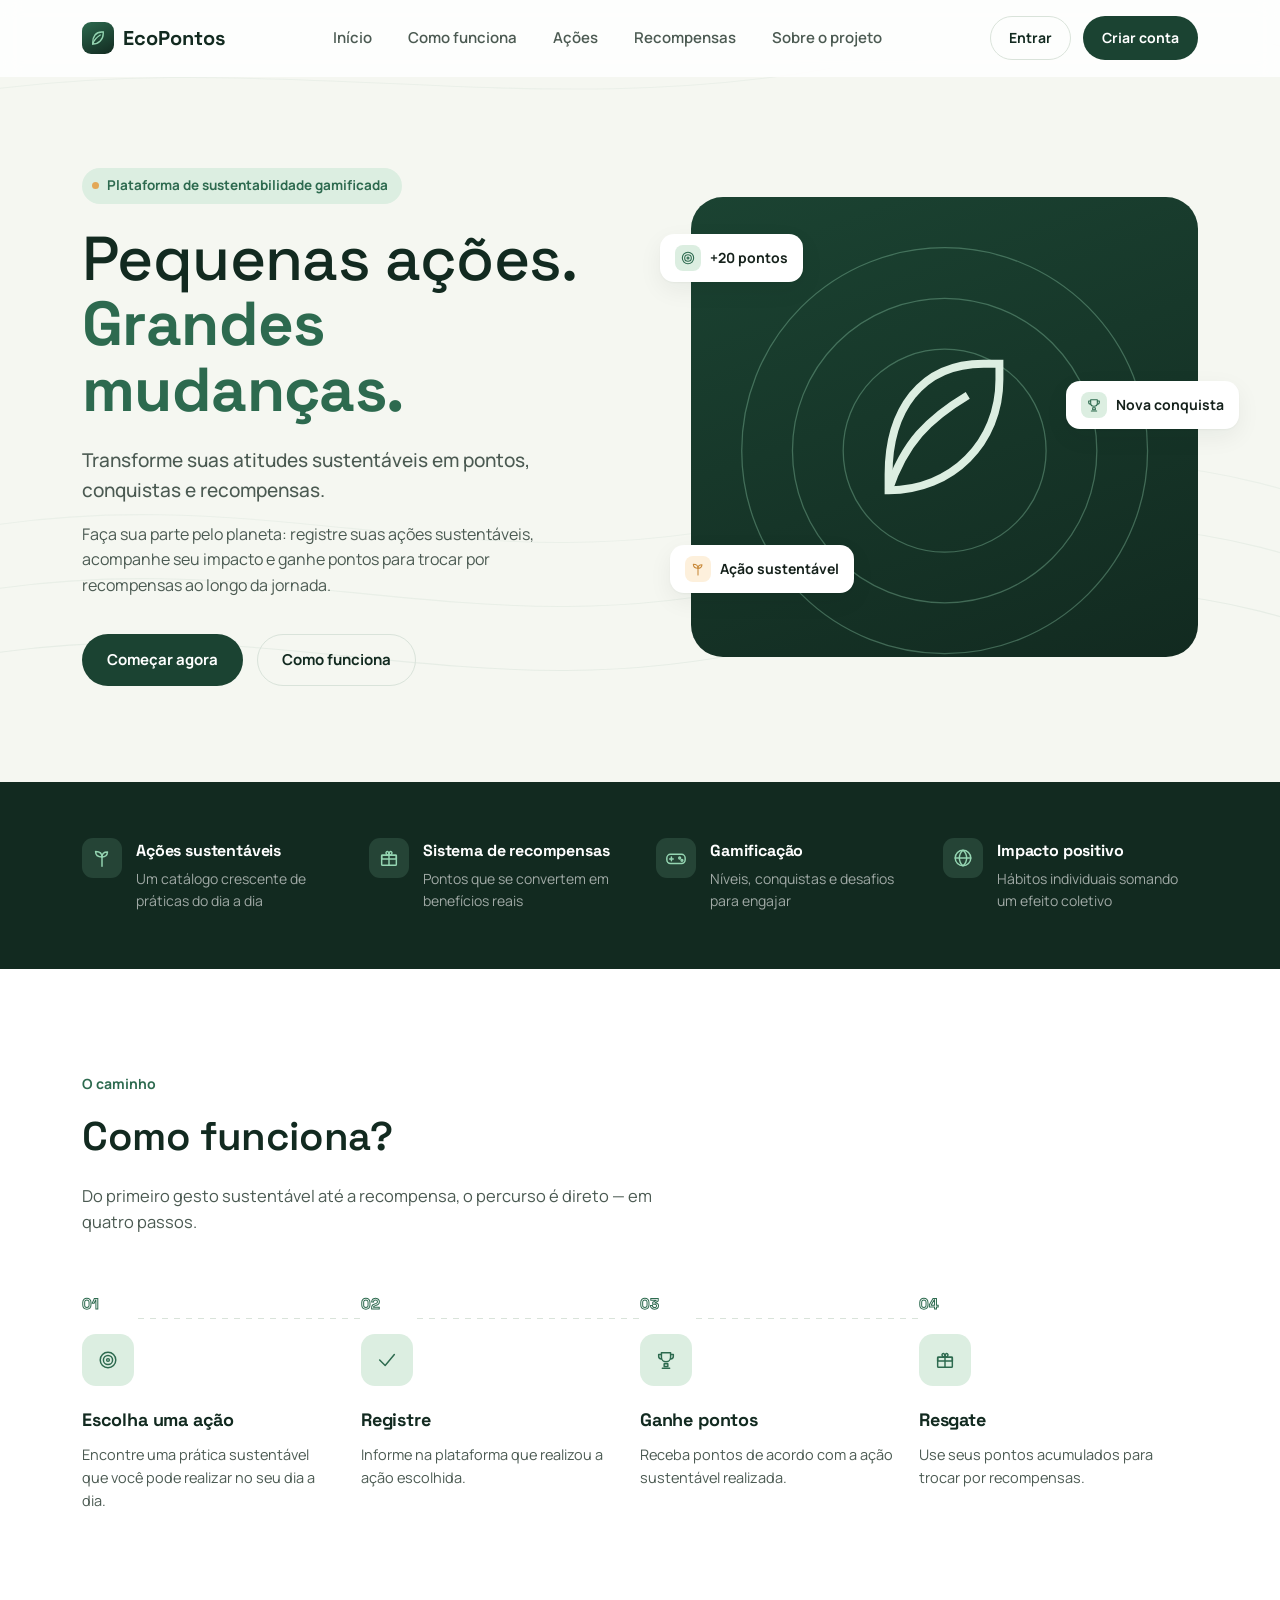
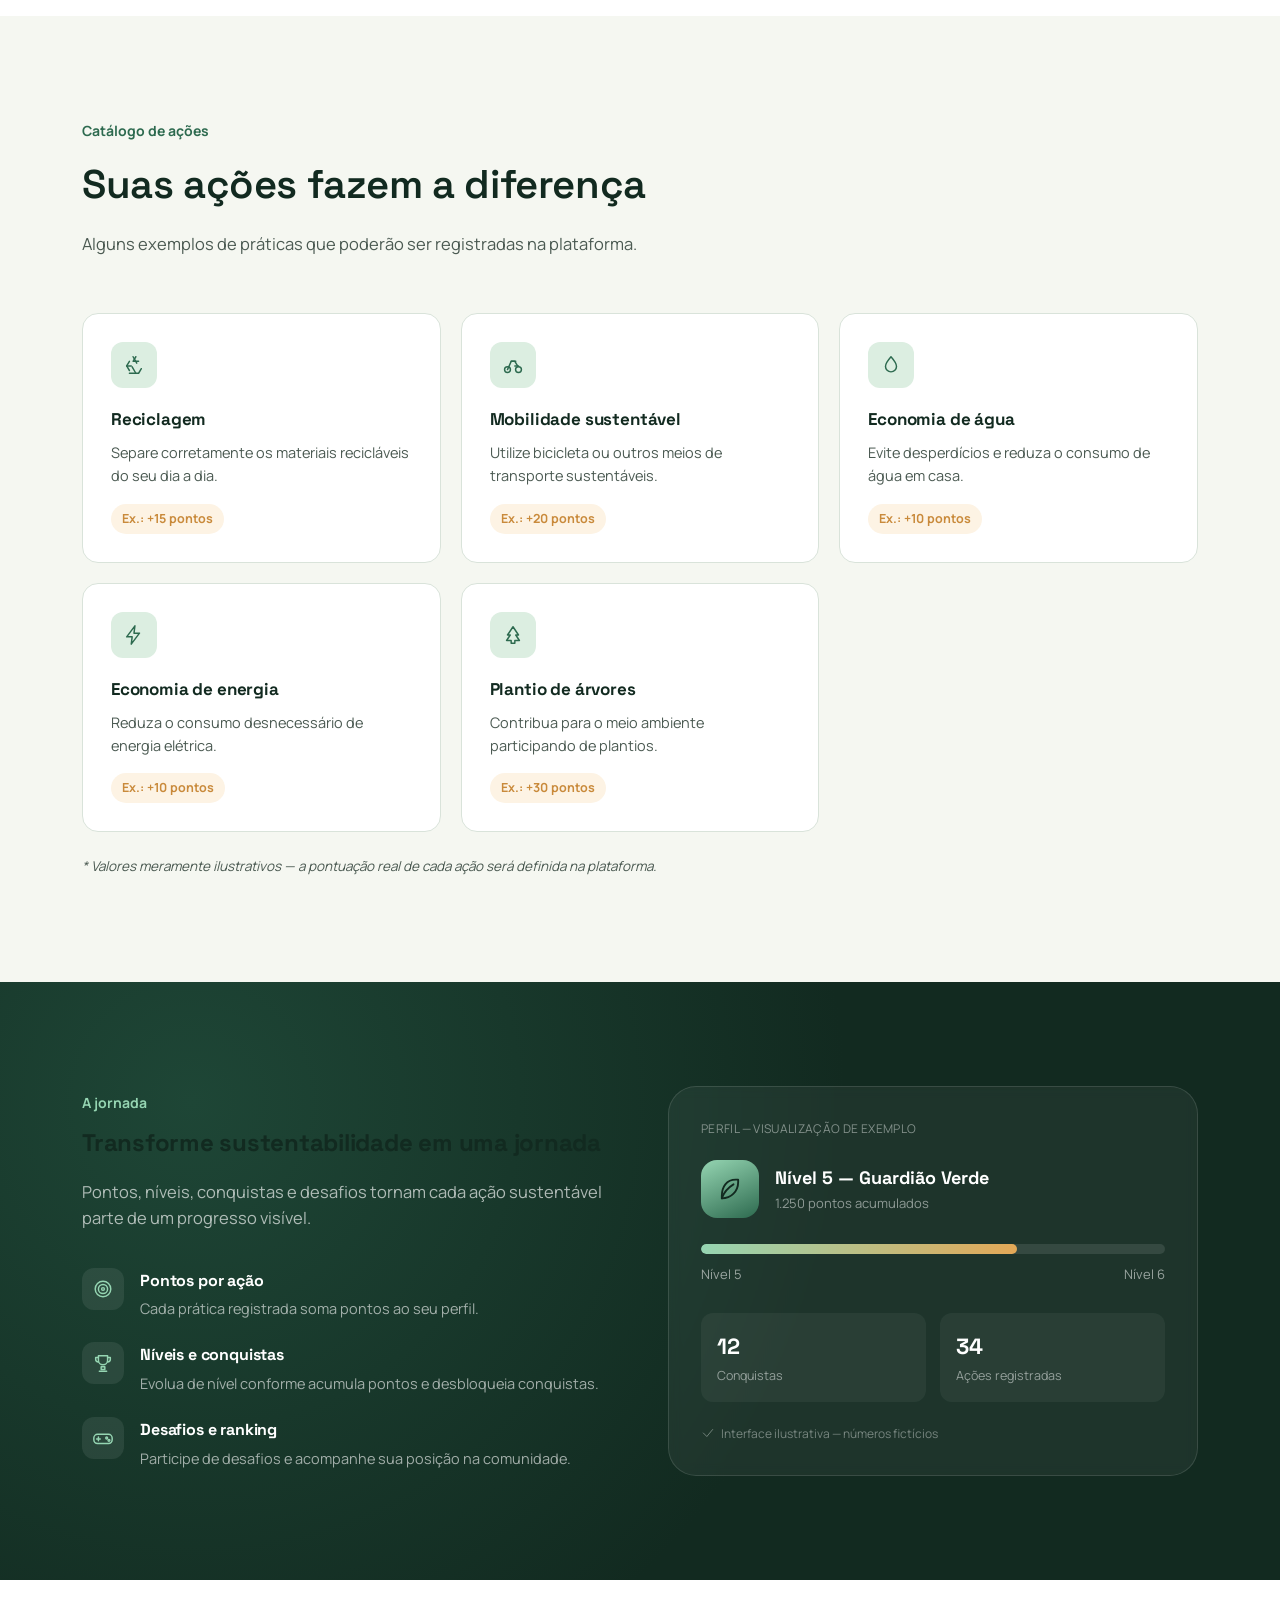
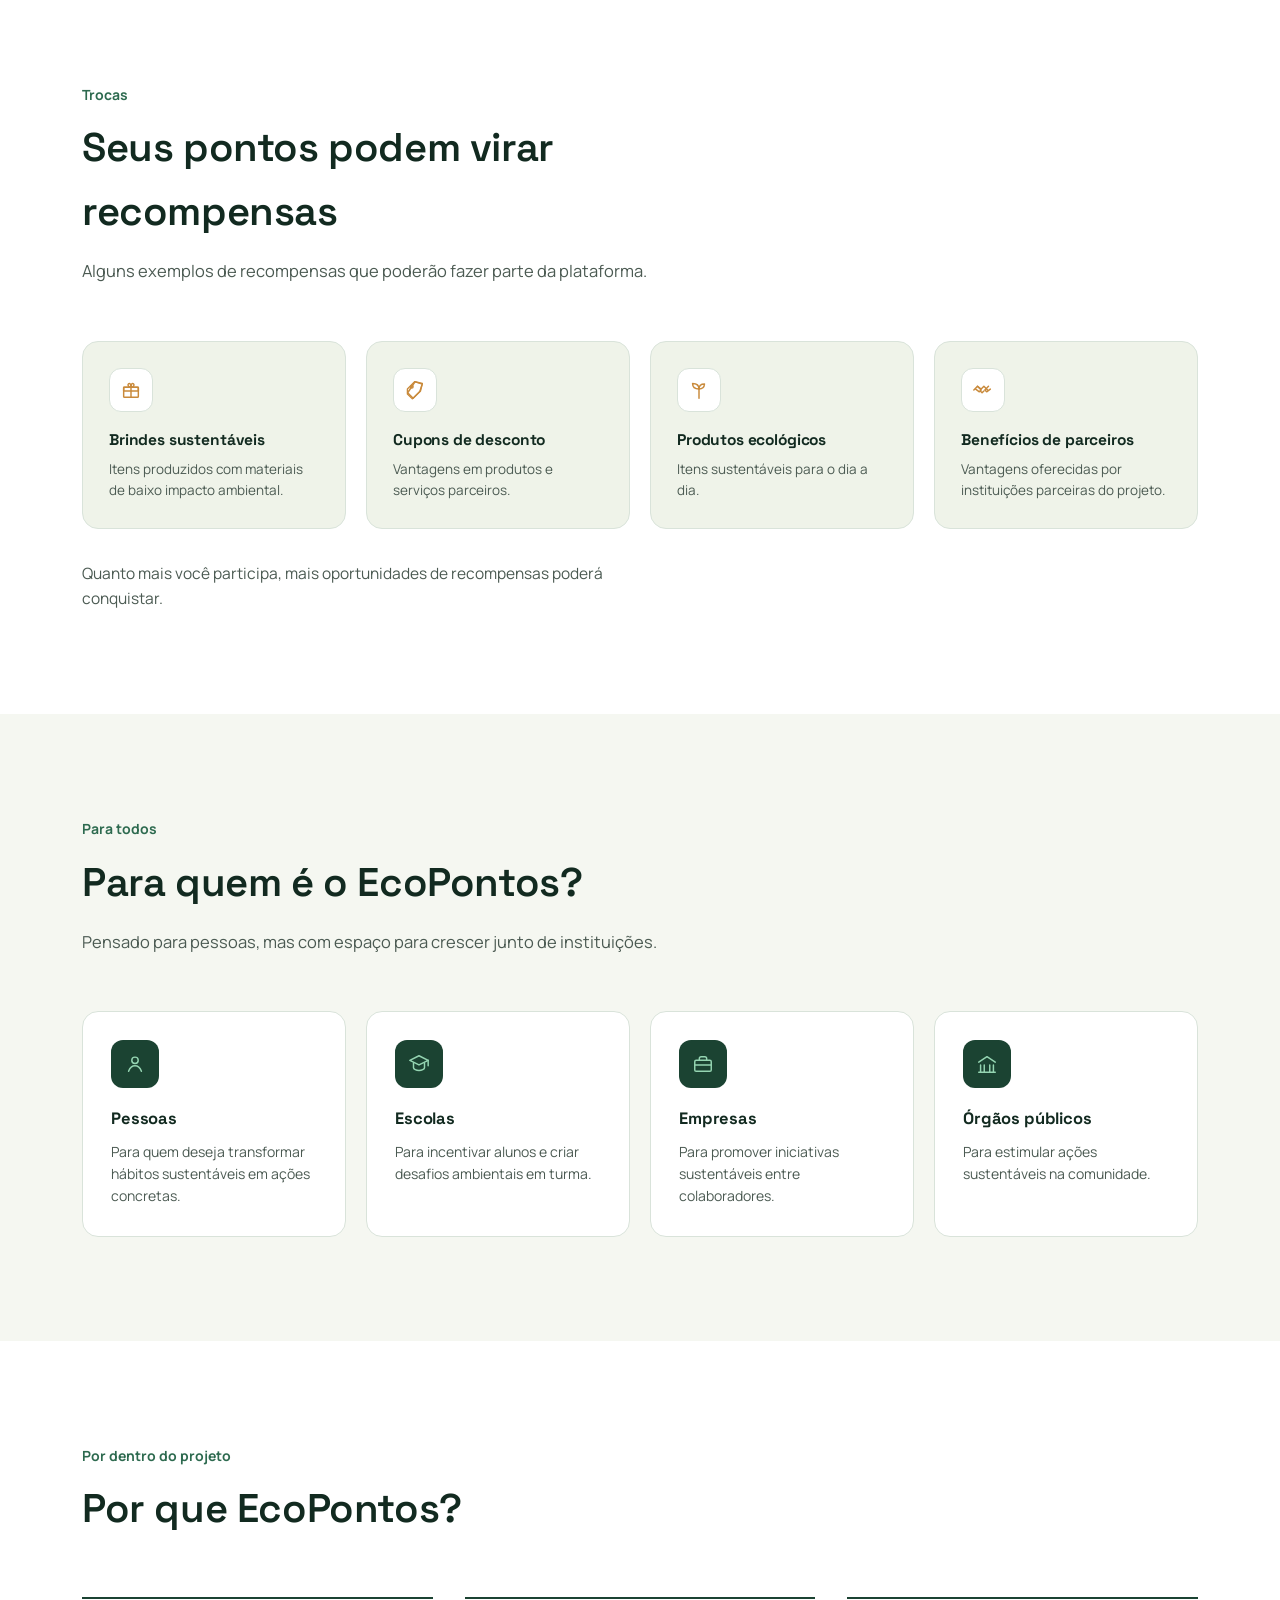
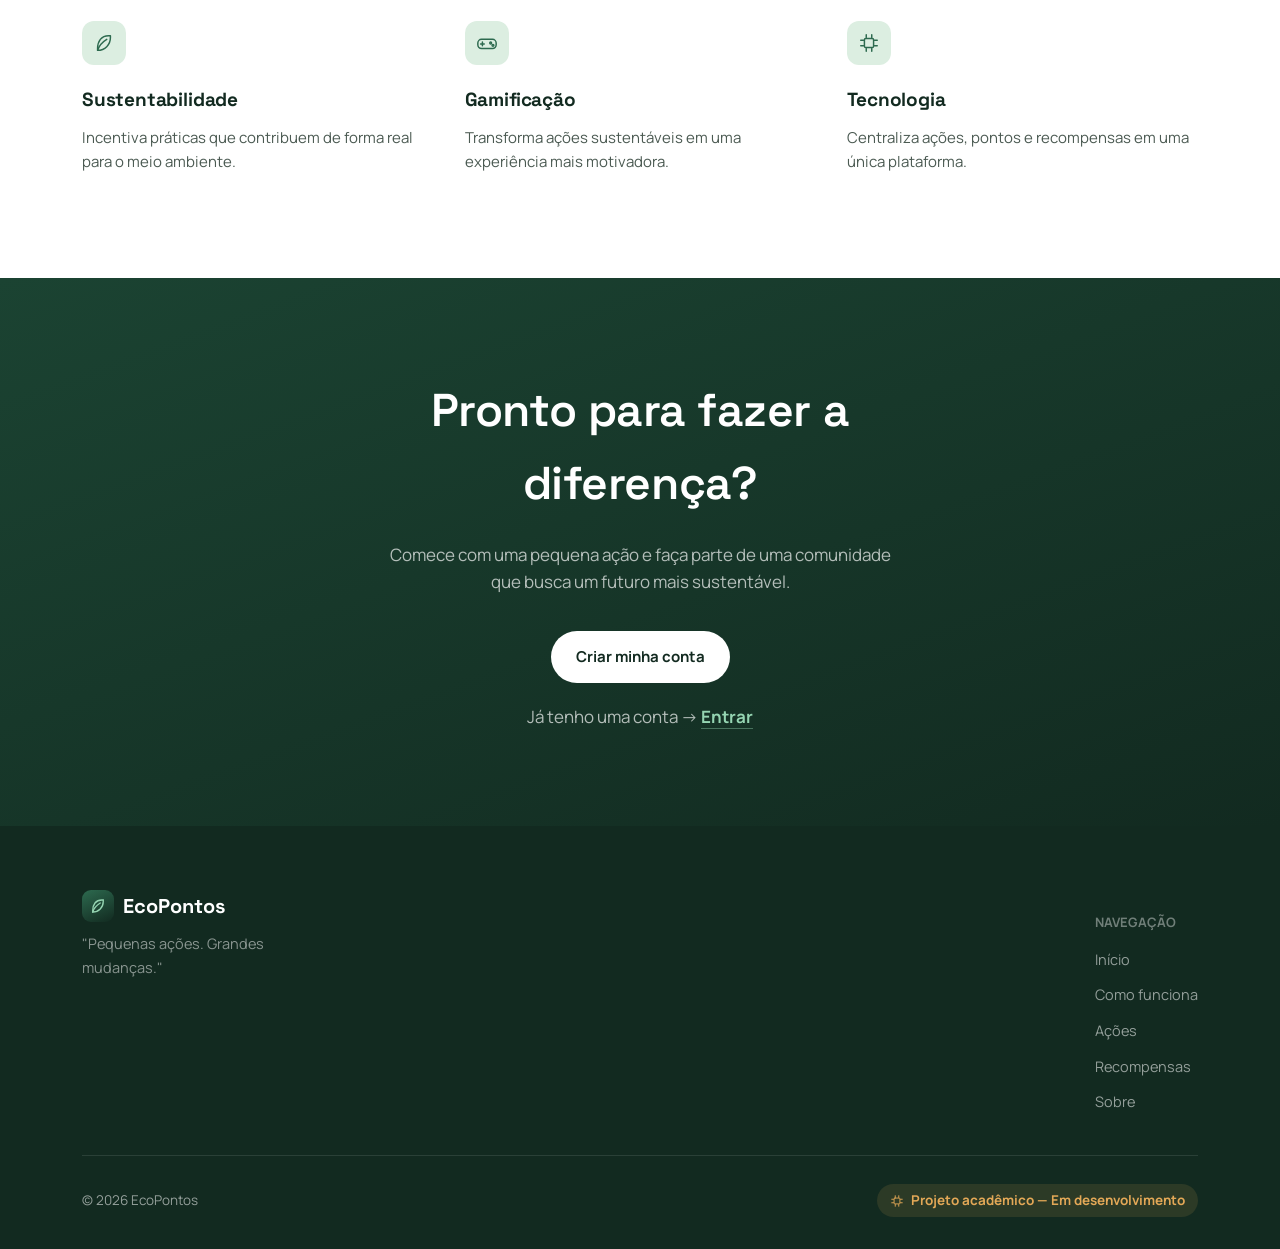
<file: docs/index.html>
<!DOCTYPE html>
<html lang="pt-BR">
<head>
<meta charset="UTF-8">
<meta name="viewport" content="width=device-width, initial-scale=1.0">
<title>EcoPontos — Pequenas ações. Grandes mudanças.</title>
<link rel="preconnect" href="https://fonts.googleapis.com">
<link rel="preconnect" href="https://fonts.gstatic.com" crossorigin>
<link href="https://fonts.googleapis.com/css2?family=Space+Grotesk:wght@400;500;600;700&family=Manrope:wght@400;500;600;700;800&display=swap" rel="stylesheet">
<style>
  :root{
    --forest-900:#122A20;
    --forest-800:#1B4332;
    --forest-700:#2D6A4F;
    --sage-300:#95D5B2;
    --sage-100:#DCEEE1;
    --paper:#F5F7F1;
    --paper-warm:#EFF3E9;
    --white:#FFFFFF;
    --ink:#15211B;
    --ink-soft:#4B5A52;
    --amber:#E3A857;
    --amber-deep:#C98A3B;
    --line:#D9E3DA;
    --shadow-soft: 0 1px 2px rgba(18,42,32,0.04), 0 8px 24px rgba(18,42,32,0.06);
    --radius-sm: 10px;
    --radius-md: 16px;
    --radius-lg: 28px;
    --maxw: 1180px;
  }
 
  *{box-sizing:border-box;}
  html{scroll-behavior:smooth;}
  body{
    margin:0;
    font-family:'Manrope', sans-serif;
    color:var(--ink);
    background:var(--white);
    -webkit-font-smoothing:antialiased;
    line-height:1.6;
  }
  h1,h2,h3,h4{
    font-family:'Space Grotesk', sans-serif;
    margin:0;
    color:var(--forest-900);
    letter-spacing:-0.01em;
  }
  p{margin:0;}
  a{color:inherit;text-decoration:none;}
  ul{list-style:none;margin:0;padding:0;}
  img,svg{display:block;max-width:100%;}
  button{font-family:inherit;cursor:pointer;}
 
  .wrap{max-width:var(--maxw);margin:0 auto;padding:0 32px;}
 
  @media (prefers-reduced-motion: reduce){
    *{animation:none !important; transition:none !important;}
  }
 
  /* ---------- reveal on scroll ---------- */
  .reveal{opacity:0; transform:translateY(18px); transition:opacity .6s ease, transform .6s ease;}
  .reveal.in-view{opacity:1; transform:translateY(0);}
  .reveal-stagger > *{opacity:0; transform:translateY(16px); transition:opacity .5s ease, transform .5s ease;}
  .reveal-stagger.in-view > *{opacity:1; transform:translateY(0);}
  .reveal-stagger.in-view > *:nth-child(1){transition-delay:.02s;}
  .reveal-stagger.in-view > *:nth-child(2){transition-delay:.09s;}
  .reveal-stagger.in-view > *:nth-child(3){transition-delay:.16s;}
  .reveal-stagger.in-view > *:nth-child(4){transition-delay:.23s;}
  .reveal-stagger.in-view > *:nth-child(5){transition-delay:.30s;}
 
  /* ---------- buttons ---------- */
  .btn{
    display:inline-flex;align-items:center;justify-content:center;gap:8px;
    padding:13px 24px;
    border-radius:100px;
    font-weight:700;
    font-size:15px;
    border:1.5px solid transparent;
    transition:transform .18s ease, box-shadow .18s ease, background .18s ease, border-color .18s ease;
    white-space:nowrap;
  }
  .btn-primary{background:var(--forest-800); color:var(--white);}
  .btn-primary:hover{background:var(--forest-900); transform:translateY(-2px); box-shadow:0 10px 24px rgba(18,42,32,0.22);}
  .btn-ghost{background:transparent; color:var(--forest-900); border-color:var(--line);}
  .btn-ghost:hover{border-color:var(--forest-800); transform:translateY(-2px);}
  .btn-light{background:var(--white); color:var(--forest-900);}
  .btn-light:hover{transform:translateY(-2px); box-shadow:0 10px 24px rgba(0,0,0,0.18);}
  .btn-outline-light{background:transparent;color:var(--white);border-color:rgba(255,255,255,0.4);}
  .btn-outline-light:hover{border-color:var(--white); transform:translateY(-2px);}
  .btn-sm{padding:10px 18px; font-size:14px;}
 
  /* ---------- icon sprite ---------- */
  .icon{width:22px;height:22px;stroke:currentColor;fill:none;stroke-width:1.6;stroke-linecap:round;stroke-linejoin:round;}
 
  /* ================= NAVBAR ================= */
  header{
    position:fixed; top:0; left:0; right:0; z-index:100;
    background:rgba(255,255,255,0.82);
    backdrop-filter:blur(10px);
    border-bottom:1px solid transparent;
    transition:border-color .3s ease, box-shadow .3s ease;
  }
  header.scrolled{border-color:var(--line); box-shadow:0 2px 18px rgba(18,42,32,0.05);}
  nav{
    max-width:var(--maxw); margin:0 auto; padding:16px 32px;
    display:flex; align-items:center; justify-content:space-between;
  }
  .logo{
    display:flex; align-items:center; gap:9px;
    font-family:'Space Grotesk', sans-serif; font-weight:700; font-size:20px; color:var(--forest-900);
  }
  .logo .logo-mark{
    width:32px;height:32px;border-radius:9px;
    background:linear-gradient(155deg, var(--forest-700), var(--forest-900));
    display:flex;align-items:center;justify-content:center;
  }
  .logo .logo-mark svg{width:18px;height:18px;stroke:var(--sage-300);}
  .nav-links{display:flex; gap:36px; align-items:center;}
  .nav-links a{
    font-size:15px; font-weight:600; color:var(--ink-soft);
    position:relative; padding:4px 0; transition:color .2s ease;
  }
  .nav-links a:hover{color:var(--forest-900);}
  .nav-links a::after{
    content:''; position:absolute; left:0; bottom:-2px; width:0; height:2px;
    background:var(--amber); transition:width .25s ease;
  }
  .nav-links a:hover::after{width:100%;}
  .nav-actions{display:flex; align-items:center; gap:12px;}
  .nav-toggle{display:none; background:none; border:none; padding:6px;}
  .nav-toggle svg{width:26px;height:26px;stroke:var(--forest-900);}
 
  .mobile-menu{
    display:none; position:fixed; inset:0; z-index:99; background:var(--white);
    padding:100px 32px 40px; flex-direction:column; gap:8px;
    transform:translateX(100%); transition:transform .3s ease;
  }
  .mobile-menu.open{display:flex; transform:translateX(0);}
  .mobile-menu a{font-size:19px; font-weight:600; padding:14px 0; border-bottom:1px solid var(--line); color:var(--forest-900);}
  .mobile-menu .mobile-actions{margin-top:20px; display:flex; flex-direction:column; gap:12px;}
 
  /* ================= HERO ================= */
  .hero{
    position:relative; overflow:hidden;
    background:var(--paper);
    padding:168px 0 96px;
  }
  .hero-topo{
    position:absolute; inset:0; z-index:0; opacity:0.5; pointer-events:none;
  }
  .hero-grid{
    position:relative; z-index:1;
    display:grid; grid-template-columns:1.05fr 0.95fr; gap:48px; align-items:center;
  }
  .eyebrow{
    display:inline-flex; align-items:center; gap:8px;
    font-size:13.5px; font-weight:700; color:var(--forest-700);
    background:var(--sage-100); border-radius:100px; padding:7px 14px 7px 10px;
    margin-bottom:22px;
  }
  .eyebrow .dot{width:7px;height:7px;border-radius:50%;background:var(--amber);}
  .hero h1{
    font-size:clamp(38px, 5vw, 62px);
    line-height:1.06;
    font-weight:500;
  }
  .hero h1 .line2{display:block; font-weight:700; color:var(--forest-700);}
  .hero-sub{
    font-size:19px; color:var(--ink-soft); margin-top:22px; max-width:480px; font-weight:500;
  }
  .hero-text{
    font-size:16px; color:var(--ink-soft); margin-top:16px; max-width:480px;
  }
  .hero-cta{display:flex; gap:14px; margin-top:36px; flex-wrap:wrap;}
 
  .hero-art{position:relative; height:460px;}
  .hero-art-card{
    position:absolute; inset:0;
    border-radius:32px;
    background:linear-gradient(160deg, var(--forest-800) 0%, var(--forest-900) 100%);
    overflow:hidden;
  }
  .hero-art-rings{position:absolute; inset:0; opacity:.35;}
  .hero-art-core{
    position:absolute; top:50%; left:50%; transform:translate(-50%,-50%);
    width:190px; height:190px;
  }
  .chip{
    position:absolute; background:var(--white); border-radius:14px;
    padding:11px 15px; box-shadow:var(--shadow-soft);
    display:flex; align-items:center; gap:9px; font-weight:700; font-size:14px;
    animation:float 5s ease-in-out infinite;
  }
  .chip .chip-icon{width:26px;height:26px;border-radius:8px; display:flex;align-items:center;justify-content:center; flex-shrink:0;}
  .chip-1{top:8%; left:-6%; animation-delay:0s;}
  .chip-1 .chip-icon{background:var(--sage-100); color:var(--forest-700);}
  .chip-2{bottom:14%; left:-4%; animation-delay:1.1s;}
  .chip-2 .chip-icon{background:#FDF0DC; color:var(--amber-deep);}
  .chip-3{top:40%; right:-8%; animation-delay:2.2s;}
  .chip-3 .chip-icon{background:var(--sage-100); color:var(--forest-700);}
  @keyframes float{
    0%,100%{transform:translateY(0);}
    50%{transform:translateY(-10px);}
  }
 
  @media (prefers-reduced-motion: reduce){ .chip{animation:none;} }
 
  /* ================= BENEFITS STRIP ================= */
  .benefits{
    background:var(--forest-900); padding:56px 0;
  }
  .benefits-grid{
    display:grid; grid-template-columns:repeat(4,1fr); gap:32px;
  }
  .benefit-item{color:var(--white); display:flex; gap:14px; align-items:flex-start;}
  .benefit-item .b-icon{
    width:40px;height:40px;border-radius:11px; background:rgba(149,213,178,0.15);
    display:flex;align-items:center;justify-content:center; flex-shrink:0;
  }
  .benefit-item .b-icon svg{stroke:var(--sage-300);}
  .benefit-item h4{color:var(--white); font-size:16px; margin-bottom:4px;}
  .benefit-item p{color:rgba(255,255,255,0.6); font-size:14px;}
 
  /* ================= SECTION HEADERS ================= */
  section{padding:104px 0;}
  .section-head{max-width:600px; margin-bottom:56px;}
  .section-head.center{margin-left:auto; margin-right:auto; text-align:center;}
  .section-kicker{font-size:14px; font-weight:700; color:var(--forest-700); margin-bottom:10px;}
  .section-head h2{font-size:clamp(28px,3.4vw,40px); font-weight:600;}
  .section-head p{font-size:16.5px; color:var(--ink-soft); margin-top:14px;}
 
  /* ================= COMO FUNCIONA ================= */
  .how{background:var(--white);}
  .steps{
    display:grid; grid-template-columns:repeat(4,1fr); gap:0;
    position:relative;
  }
  .step{
    position:relative; padding:0 24px 0 0;
  }
  .step:not(:last-child)::after{
    content:''; position:absolute; top:26px; right:0; width:calc(100% - 56px); height:1.5px;
    background:repeating-linear-gradient(90deg, var(--line) 0 6px, transparent 6px 12px);
  }
  .step-num{
    font-family:'Space Grotesk', sans-serif; font-size:15px; font-weight:700; color:var(--sage-300);
    -webkit-text-stroke:1px var(--forest-700); color:transparent;
    margin-bottom:18px; display:block;
  }
  .step-icon{
    width:52px;height:52px;border-radius:14px; background:var(--sage-100);
    display:flex;align-items:center;justify-content:center; margin-bottom:20px; color:var(--forest-700);
  }
  .step h3{font-size:18px; margin-bottom:8px;}
  .step p{font-size:14.5px; color:var(--ink-soft);}
 
  /* ================= AÇÕES SUSTENTÁVEIS ================= */
  .actions{background:var(--paper);}
  .actions-grid{
    display:grid; grid-template-columns:repeat(3, 1fr); gap:20px;
  }
  .action-card{
    background:var(--white); border-radius:var(--radius-md);
    padding:28px; border:1px solid var(--line);
    transition:transform .22s ease, box-shadow .22s ease, border-color .22s ease;
  }
  .action-card:hover{transform:translateY(-4px); box-shadow:var(--shadow-soft); border-color:transparent;}
  .action-card .a-icon{
    width:46px;height:46px;border-radius:12px; background:var(--sage-100); color:var(--forest-700);
    display:flex;align-items:center;justify-content:center; margin-bottom:18px;
  }
  .action-card h3{font-size:17px; margin-bottom:8px;}
  .action-card p{font-size:14.5px; color:var(--ink-soft); margin-bottom:16px;}
  .action-points{
    display:inline-flex; align-items:center; gap:6px;
    font-size:12.5px; font-weight:700; color:var(--amber-deep);
    background:#FDF3E4; padding:5px 11px; border-radius:100px;
  }
  .action-note{margin-top:24px; font-size:13.5px; color:var(--ink-soft); font-style:italic;}
 
  /* ================= GAMIFICAÇÃO (dark) ================= */
  .gamify{
    background:radial-gradient(circle at 15% 20%, #1E4636 0%, var(--forest-900) 55%);
    color:var(--white);
    position:relative; overflow:hidden;
  }
  .gamify .section-head h2{color:var(--white);}
  .gamify .section-head p{color:rgba(255,255,255,0.65);}
  .gamify .section-kicker{color:var(--sage-300);}
  .gamify-grid{display:grid; grid-template-columns:1fr 1fr; gap:56px; align-items:center;}
  .gamify-features{display:flex; flex-direction:column; gap:22px;}
  .gamify-feature{display:flex; gap:16px; align-items:flex-start;}
  .gamify-feature .g-icon{
    width:42px;height:42px;border-radius:12px; background:rgba(255,255,255,0.08);
    display:flex;align-items:center;justify-content:center; flex-shrink:0; color:var(--sage-300);
  }
  .gamify-feature h4{color:var(--white); font-size:16px; margin-bottom:4px;}
  .gamify-feature p{color:rgba(255,255,255,0.6); font-size:14.5px;}
 
  .game-panel{
    background:rgba(255,255,255,0.05); border:1px solid rgba(255,255,255,0.12);
    border-radius:var(--radius-lg); padding:32px;
    backdrop-filter:blur(6px);
  }
  .game-panel-label{font-size:12px; letter-spacing:0.03em; color:rgba(255,255,255,0.45); margin-bottom:22px;}
  .game-badge{display:flex; align-items:center; gap:16px; margin-bottom:26px;}
  .game-badge-icon{
    width:58px;height:58px;border-radius:16px;
    background:linear-gradient(155deg, var(--sage-300), var(--forest-700));
    display:flex;align-items:center;justify-content:center;
  }
  .game-badge-icon svg{stroke:var(--forest-900); width:28px;height:28px;}
  .game-level-name{font-family:'Space Grotesk',sans-serif; font-weight:700; font-size:18px;}
  .game-level-sub{font-size:13px; color:rgba(255,255,255,0.5);}
  .game-progress-track{
    height:10px; background:rgba(255,255,255,0.1); border-radius:100px; overflow:hidden; margin-bottom:10px;
  }
  .game-progress-fill{
    height:100%; width:68%; border-radius:100px;
    background:linear-gradient(90deg, var(--sage-300), var(--amber));
  }
  .game-progress-labels{display:flex; justify-content:space-between; font-size:13px; color:rgba(255,255,255,0.55); margin-bottom:28px;}
  .game-stats-row{display:grid; grid-template-columns:1fr 1fr; gap:14px;}
  .game-stat{background:rgba(255,255,255,0.05); border-radius:12px; padding:16px;}
  .game-stat-num{font-family:'Space Grotesk',sans-serif; font-size:22px; font-weight:700;}
  .game-stat-label{font-size:12.5px; color:rgba(255,255,255,0.5); margin-top:2px;}
  .game-example-tag{
    margin-top:22px; font-size:12px; color:rgba(255,255,255,0.4);
    display:flex; align-items:center; gap:6px;
  }
 
  /* ================= RECOMPENSAS ================= */
  .rewards{background:var(--white);}
  .rewards-grid{display:grid; grid-template-columns:repeat(4, 1fr); gap:20px;}
  .reward-card{
    border-radius:var(--radius-md); padding:26px;
    background:var(--paper-warm); border:1px solid var(--line);
    transition:transform .22s ease, box-shadow .22s ease;
  }
  .reward-card:hover{transform:translateY(-4px); box-shadow:var(--shadow-soft);}
  .reward-card .r-icon{
    width:44px;height:44px;border-radius:12px; background:var(--white); color:var(--amber-deep);
    display:flex;align-items:center;justify-content:center; margin-bottom:16px; border:1px solid var(--line);
  }
  .reward-card h4{font-size:15.5px; margin-bottom:6px;}
  .reward-card p{font-size:13.5px; color:var(--ink-soft);}
  .rewards-note{margin-top:32px; font-size:15.5px; color:var(--ink-soft); max-width:560px;}
 
  /* ================= PARA QUEM ================= */
  .audience{background:var(--paper);}
  .audience-grid{display:grid; grid-template-columns:repeat(4,1fr); gap:20px;}
  .audience-card{
    background:var(--white); border-radius:var(--radius-md); padding:28px;
    border:1px solid var(--line);
  }
  .audience-card .au-icon{
    width:48px;height:48px;border-radius:12px; background:var(--forest-800); color:var(--sage-300);
    display:flex;align-items:center;justify-content:center; margin-bottom:18px;
  }
  .audience-card h3{font-size:16.5px; margin-bottom:8px;}
  .audience-card p{font-size:14px; color:var(--ink-soft);}
 
  /* ================= DIFERENCIAL ================= */
  .differential{background:var(--white);}
  .diff-grid{display:grid; grid-template-columns:repeat(3,1fr); gap:32px;}
  .diff-item{padding-top:22px; border-top:2px solid var(--forest-800);}
  .diff-item .d-icon{
    width:44px;height:44px;border-radius:12px; background:var(--sage-100); color:var(--forest-700);
    display:flex;align-items:center;justify-content:center; margin-bottom:20px;
  }
  .diff-item h3{font-size:19px; margin-bottom:10px;}
  .diff-item p{font-size:15px; color:var(--ink-soft);}
 
  /* ================= CTA FINAL ================= */
  .cta-final{
    background:linear-gradient(160deg, var(--forest-800), var(--forest-900));
    padding:96px 0; text-align:center; position:relative; overflow:hidden;
  }
  .cta-final h2{color:var(--white); font-size:clamp(30px,4vw,46px); font-weight:600; max-width:640px; margin:0 auto;}
  .cta-final p{color:rgba(255,255,255,0.68); font-size:17px; max-width:520px; margin:20px auto 0;}
  .cta-final-actions{display:flex; gap:16px; justify-content:center; margin-top:36px; flex-wrap:wrap;}
  .cta-final-secondary{margin-top:18px; font-size:14.5px; color:rgba(255,255,255,0.6);}
  .cta-final-secondary a{font-weight:700; color:var(--sage-300); border-bottom:1px solid rgba(149,213,178,0.4);}
  .cta-final-secondary a:hover{border-color:var(--sage-300);}
 
  /* ================= FOOTER ================= */
  footer{background:var(--forest-900); padding:64px 0 32px; color:rgba(255,255,255,0.55);}
  .footer-top{
    display:flex; justify-content:space-between; align-items:flex-start; gap:40px;
    padding-bottom:40px; border-bottom:1px solid rgba(255,255,255,0.1);
    flex-wrap:wrap;
  }
  .footer-brand .logo{color:var(--white);}
  .footer-brand p{margin-top:10px; font-size:14.5px; color:rgba(255,255,255,0.5); max-width:260px;}
  .footer-links{display:flex; gap:64px; flex-wrap:wrap;}
  .footer-col h5{font-size:13px; color:rgba(255,255,255,0.4); margin-bottom:14px; font-weight:700;}
  .footer-col ul{display:flex; flex-direction:column; gap:10px;}
  .footer-col a{font-size:14.5px; transition:color .2s ease;}
  .footer-col a:hover{color:var(--white);}
  .footer-bottom{
    display:flex; justify-content:space-between; align-items:center; padding-top:28px; flex-wrap:wrap; gap:12px;
  }
  .footer-bottom span{font-size:13.5px;}
  .badge-dev{
    display:inline-flex; align-items:center; gap:7px; font-size:12.5px; font-weight:700;
    color:var(--amber); background:rgba(227,168,87,0.12); padding:6px 13px; border-radius:100px;
  }
 
  /* ================= RESPONSIVE ================= */
  @media (max-width: 980px){
    .nav-links{display:none;}
    .nav-toggle{display:flex;}
    .hero{padding-top:140px;}
    .hero-grid{grid-template-columns:1fr; gap:64px;}
    .hero-art{height:340px; order:-1;}
    .benefits-grid{grid-template-columns:repeat(2,1fr); gap:28px;}
    .steps{grid-template-columns:repeat(2,1fr); row-gap:44px;}
    .step:not(:last-child)::after{display:none;}
    .actions-grid{grid-template-columns:repeat(2,1fr);}
    .gamify-grid{grid-template-columns:1fr; gap:44px;}
    .rewards-grid{grid-template-columns:repeat(2,1fr);}
    .audience-grid{grid-template-columns:repeat(2,1fr);}
    .diff-grid{grid-template-columns:1fr; gap:36px;}
    .footer-links{gap:40px;}
  }
 
  @media (max-width: 620px){
    .wrap{padding:0 20px;}
    section{padding:72px 0;}
    .hero{padding-top:120px; padding-bottom:64px;}
    .hero-cta{flex-direction:column; align-items:stretch;}
    .hero-cta .btn{width:100%;}
    .benefits-grid{grid-template-columns:1fr; gap:22px;}
    .steps{grid-template-columns:1fr; row-gap:36px;}
    .actions-grid{grid-template-columns:1fr;}
    .rewards-grid{grid-template-columns:1fr;}
    .audience-grid{grid-template-columns:1fr;}
    .cta-final-actions{flex-direction:column;}
    .cta-final-actions .btn{width:100%;}
    .footer-top{flex-direction:column;}
    .footer-links{gap:32px;}
    .footer-bottom{flex-direction:column; align-items:flex-start;}
    .game-stats-row{grid-template-columns:1fr 1fr;}
  }
</style>
</head>
<body>
 
<!-- ICON SPRITE -->
<svg width="0" height="0" style="position:absolute">
  <defs>
    <symbol id="i-leaf" viewBox="0 0 24 24"><path d="M5 20c8 0 14-6 14-14V4h-2C9 4 5 10 5 18v2Z"/><path d="M5 20c2-6 5-9 10-12"/></symbol>
    <symbol id="i-recycle" viewBox="0 0 24 24"><path d="M7 8 4 13l3 5"/><path d="M17 8h-6l3-5"/><path d="M20 16l-3 5H7"/><path d="M4 13h5"/><path d="M11 3l4 7"/><path d="M14 21l-4-7"/></symbol>
    <symbol id="i-bike" viewBox="0 0 24 24"><circle cx="6" cy="17" r="3.2"/><circle cx="18" cy="17" r="3.2"/><path d="M6 17l4-9h4l3 5"/><path d="M10 8h5"/><path d="M14 13h4"/></symbol>
    <symbol id="i-drop" viewBox="0 0 24 24"><path d="M12 3c3.5 4 6 7.5 6 10.5a6 6 0 1 1-12 0C6 10.5 8.5 7 12 3Z"/></symbol>
    <symbol id="i-bolt" viewBox="0 0 24 24"><path d="M13 2 4 14h6l-1 8 9-12h-6l1-8Z"/></symbol>
    <symbol id="i-tree" viewBox="0 0 24 24"><path d="M12 3 6 12h3l-4 6h5v3h4v-3h5l-4-6h3L12 3Z"/></symbol>
    <symbol id="i-trophy" viewBox="0 0 24 24"><path d="M7 4h10v5a5 5 0 0 1-10 0V4Z"/><path d="M7 6H4v2a3 3 0 0 0 3 3"/><path d="M17 6h3v2a3 3 0 0 1-3 3"/><path d="M10 16h4v3h-4z"/><path d="M8 21h8"/></symbol>
    <symbol id="i-gift" viewBox="0 0 24 24"><rect x="4" y="9" width="16" height="11" rx="1"/><path d="M4 9h16v4H4z"/><path d="M12 9v11"/><path d="M12 9C9 9 8 6.5 9.3 5.2 10.6 4 12 5.5 12 9Z"/><path d="M12 9c3 0 4-2.5 2.7-3.8C13.4 4 12 5.5 12 9Z"/></symbol>
    <symbol id="i-tag" viewBox="0 0 24 24"><path d="M3 11 12 2l9 3-3 9-9 9-6-6 0-6Z" transform="translate(1,1) scale(0.9)"/><circle cx="8.5" cy="8.5" r="1.4"/><path d="M12 3 20 5l-2 8-8 8-6-6 8-12Z"/></symbol>
    <symbol id="i-handshake" viewBox="0 0 24 24"><path d="M2 12l4-4 4 3 3-3 4 4"/><path d="M6 8l4 4-2 2-4-3"/><path d="M18 8l-4 4 2 2 4-3"/><path d="M9 13l2 2 2-2"/></symbol>
    <symbol id="i-user" viewBox="0 0 24 24"><circle cx="12" cy="8" r="3.5"/><path d="M5 20c1.5-4 4.5-6 7-6s5.5 2 7 6"/></symbol>
    <symbol id="i-school" viewBox="0 0 24 24"><path d="M12 3 2 8l10 5 10-5-10-5Z"/><path d="M6 11v5c0 1.5 3 3 6 3s6-1.5 6-3v-5"/><path d="M22 8v6"/></symbol>
    <symbol id="i-briefcase" viewBox="0 0 24 24"><rect x="3" y="8" width="18" height="12" rx="1.5"/><path d="M8 8V6a2 2 0 0 1 2-2h4a2 2 0 0 1 2 2v2"/><path d="M3 13h18"/></symbol>
    <symbol id="i-landmark" viewBox="0 0 24 24"><path d="M3 21h18"/><path d="M5 21v-8"/><path d="M9 21v-8"/><path d="M15 21v-8"/><path d="M19 21v-8"/><path d="M3 10l9-6 9 6"/></symbol>
    <symbol id="i-chip" viewBox="0 0 24 24"><rect x="7" y="7" width="10" height="10" rx="1.5"/><path d="M9 3v3M15 3v3M9 18v3M15 18v3M3 9h3M3 15h3M18 9h3M18 15h3"/></symbol>
    <symbol id="i-target" viewBox="0 0 24 24"><circle cx="12" cy="12" r="8.5"/><circle cx="12" cy="12" r="5"/><circle cx="12" cy="12" r="1.5"/></symbol>
    <symbol id="i-sprout" viewBox="0 0 24 24"><path d="M12 21V11"/><path d="M12 11c0-4-3-6-7-6 0 4 3 6 7 6Z"/><path d="M12 11c0-3.5 2.5-5.5 6-5.5-0.3 3.5-2.7 5.5-6 5.5Z"/></symbol>
    <symbol id="i-globe" viewBox="0 0 24 24"><circle cx="12" cy="12" r="8.5"/><path d="M3.5 12h17"/><path d="M12 3.5c2.6 2.3 4 5.3 4 8.5s-1.4 6.2-4 8.5c-2.6-2.3-4-5.3-4-8.5s1.4-6.2 4-8.5Z"/></symbol>
    <symbol id="i-gamepad" viewBox="0 0 24 24"><rect x="2" y="8" width="20" height="10" rx="4"/><path d="M7 11v4M5 13h4"/><circle cx="16" cy="12" r="1"/><circle cx="18.5" cy="14.5" r="1"/></symbol>
    <symbol id="i-check" viewBox="0 0 24 24"><path d="M4 12l6 6L20 6"/></symbol>
    <symbol id="i-menu" viewBox="0 0 24 24"><path d="M4 7h16M4 12h16M4 17h16"/></symbol>
    <symbol id="i-close" viewBox="0 0 24 24"><path d="M6 6l12 12M18 6L6 18"/></symbol>
  </defs>
</svg>
 
<!-- ================= NAVBAR ================= -->
<header id="header">
  <nav>
    <a href="#topo" class="logo">
      <span class="logo-mark"><svg viewBox="0 0 24 24" fill="none" stroke="currentColor" stroke-width="1.8" stroke-linecap="round"><use href="#i-leaf"/></svg></span>
      EcoPontos
    </a>
    <ul class="nav-links">
      <li><a href="#topo">Início</a></li>
      <li><a href="#como-funciona">Como funciona</a></li>
      <li><a href="#acoes">Ações</a></li>
      <li><a href="#recompensas">Recompensas</a></li>
      <li><a href="#sobre">Sobre o projeto</a></li>
    </ul>
    <div class="nav-actions">
      <a href="https://trabalho-upxii-nextcity.onrender.com/index.html" target="_blank" rel="noopener" class="btn btn-ghost btn-sm">Entrar</a>
      <a href="https://trabalho-upxii-nextcity.onrender.com/index.html" target="_blank" rel="noopener" class="btn btn-primary btn-sm">Criar conta</a>
      <button class="nav-toggle" id="navToggle" aria-label="Abrir menu">
        <svg class="icon"><use href="#i-menu"/></svg>
      </button>
    </div>
  </nav>
</header>
 
<div class="mobile-menu" id="mobileMenu">
  <a href="#topo">Início</a>
  <a href="#como-funciona">Como funciona</a>
  <a href="#acoes">Ações</a>
  <a href="#recompensas">Recompensas</a>
  <a href="#sobre">Sobre o projeto</a>
  <div class="mobile-actions">
    <a href="https://trabalho-upxii-nextcity.onrender.com/index.html" target="_blank" rel="noopener" class="btn btn-ghost">Entrar</a>
    <a href="https://trabalho-upxii-nextcity.onrender.com/index.html" target="_blank" rel="noopener" class="btn btn-primary">Criar conta</a>
  </div>
</div>
 
<!-- ================= HERO ================= -->
<section class="hero" id="topo">
  <svg class="hero-topo" viewBox="0 0 1200 700" preserveAspectRatio="none">
    <g fill="none" stroke="#2D6A4F" stroke-width="1">
      <path d="M-50 620 C 250 560, 450 680, 750 600 S 1150 560, 1300 610" opacity="0.14"/>
      <path d="M-50 560 C 250 500, 450 620, 750 540 S 1150 500, 1300 550" opacity="0.12"/>
      <path d="M-50 500 C 250 440, 450 560, 750 480 S 1150 440, 1300 490" opacity="0.10"/>
      <path d="M-50 90 C 250 40, 500 120, 800 60 S 1150 30, 1300 70" opacity="0.10"/>
    </g>
  </svg>
  <div class="wrap hero-grid">
    <div>
      <span class="eyebrow"><span class="dot"></span>Plataforma de sustentabilidade gamificada</span>
      <h1>Pequenas ações.<span class="line2">Grandes mudanças.</span></h1>
      <p class="hero-sub">Transforme suas atitudes sustentáveis em pontos, conquistas e recompensas.</p>
      <p class="hero-text">Faça sua parte pelo planeta: registre suas ações sustentáveis, acompanhe seu impacto e ganhe pontos para trocar por recompensas ao longo da jornada.</p>
      <div class="hero-cta">
        <a href="https://trabalho-upxii-nextcity.onrender.com/index.html" target="_blank" rel="noopener" class="btn btn-primary">Começar agora</a>
        <a href="#como-funciona" class="btn btn-ghost">Como funciona</a>
      </div>
    </div>
    <div class="hero-art reveal">
      <div class="hero-art-card">
        <svg class="hero-art-rings" viewBox="0 0 400 400">
          <circle cx="200" cy="200" r="160" fill="none" stroke="#95D5B2" stroke-width="1"/>
          <circle cx="200" cy="200" r="120" fill="none" stroke="#95D5B2" stroke-width="1"/>
          <circle cx="200" cy="200" r="80" fill="none" stroke="#95D5B2" stroke-width="1"/>
        </svg>
        <div class="hero-art-core">
          <svg viewBox="0 0 24 24" fill="none" stroke="#DCEEE1" stroke-width="1"><use href="#i-leaf"/></svg>
        </div>
      </div>
      <div class="chip chip-1">
        <span class="chip-icon"><svg class="icon" style="width:16px;height:16px"><use href="#i-target"/></svg></span>
        +20 pontos
      </div>
      <div class="chip chip-2">
        <span class="chip-icon"><svg class="icon" style="width:16px;height:16px"><use href="#i-sprout"/></svg></span>
        Ação sustentável
      </div>
      <div class="chip chip-3">
        <span class="chip-icon"><svg class="icon" style="width:16px;height:16px"><use href="#i-trophy"/></svg></span>
        Nova conquista
      </div>
    </div>
  </div>
</section>
 
<!-- ================= BENEFITS STRIP ================= -->
<section class="benefits" style="padding:56px 0;">
  <div class="wrap benefits-grid reveal-stagger">
    <div class="benefit-item">
      <span class="b-icon"><svg class="icon"><use href="#i-sprout"/></svg></span>
      <div><h4>Ações sustentáveis</h4><p>Um catálogo crescente de práticas do dia a dia</p></div>
    </div>
    <div class="benefit-item">
      <span class="b-icon"><svg class="icon"><use href="#i-gift"/></svg></span>
      <div><h4>Sistema de recompensas</h4><p>Pontos que se convertem em benefícios reais</p></div>
    </div>
    <div class="benefit-item">
      <span class="b-icon"><svg class="icon"><use href="#i-gamepad"/></svg></span>
      <div><h4>Gamificação</h4><p>Níveis, conquistas e desafios para engajar</p></div>
    </div>
    <div class="benefit-item">
      <span class="b-icon"><svg class="icon"><use href="#i-globe"/></svg></span>
      <div><h4>Impacto positivo</h4><p>Hábitos individuais somando um efeito coletivo</p></div>
    </div>
  </div>
</section>
 
<!-- ================= COMO FUNCIONA ================= -->
<section class="how" id="como-funciona">
  <div class="wrap">
    <div class="section-head reveal">
      <div class="section-kicker">O caminho</div>
      <h2>Como funciona?</h2>
      <p>Do primeiro gesto sustentável até a recompensa, o percurso é direto — em quatro passos.</p>
    </div>
    <div class="steps reveal-stagger">
      <div class="step">
        <span class="step-num">01</span>
        <div class="step-icon"><svg class="icon"><use href="#i-target"/></svg></div>
        <h3>Escolha uma ação</h3>
        <p>Encontre uma prática sustentável que você pode realizar no seu dia a dia.</p>
      </div>
      <div class="step">
        <span class="step-num">02</span>
        <div class="step-icon"><svg class="icon"><use href="#i-check"/></svg></div>
        <h3>Registre</h3>
        <p>Informe na plataforma que realizou a ação escolhida.</p>
      </div>
      <div class="step">
        <span class="step-num">03</span>
        <div class="step-icon"><svg class="icon"><use href="#i-trophy"/></svg></div>
        <h3>Ganhe pontos</h3>
        <p>Receba pontos de acordo com a ação sustentável realizada.</p>
      </div>
      <div class="step">
        <span class="step-num">04</span>
        <div class="step-icon"><svg class="icon"><use href="#i-gift"/></svg></div>
        <h3>Resgate</h3>
        <p>Use seus pontos acumulados para trocar por recompensas.</p>
      </div>
    </div>
  </div>
</section>
 
<!-- ================= AÇÕES SUSTENTÁVEIS ================= -->
<section class="actions" id="acoes">
  <div class="wrap">
    <div class="section-head reveal">
      <div class="section-kicker">Catálogo de ações</div>
      <h2>Suas ações fazem a diferença</h2>
      <p>Alguns exemplos de práticas que poderão ser registradas na plataforma.</p>
    </div>
    <div class="actions-grid reveal-stagger">
      <div class="action-card">
        <div class="a-icon"><svg class="icon"><use href="#i-recycle"/></svg></div>
        <h3>Reciclagem</h3>
        <p>Separe corretamente os materiais recicláveis do seu dia a dia.</p>
        <span class="action-points">Ex.: +15 pontos</span>
      </div>
      <div class="action-card">
        <div class="a-icon"><svg class="icon"><use href="#i-bike"/></svg></div>
        <h3>Mobilidade sustentável</h3>
        <p>Utilize bicicleta ou outros meios de transporte sustentáveis.</p>
        <span class="action-points">Ex.: +20 pontos</span>
      </div>
      <div class="action-card">
        <div class="a-icon"><svg class="icon"><use href="#i-drop"/></svg></div>
        <h3>Economia de água</h3>
        <p>Evite desperdícios e reduza o consumo de água em casa.</p>
        <span class="action-points">Ex.: +10 pontos</span>
      </div>
      <div class="action-card">
        <div class="a-icon"><svg class="icon"><use href="#i-bolt"/></svg></div>
        <h3>Economia de energia</h3>
        <p>Reduza o consumo desnecessário de energia elétrica.</p>
        <span class="action-points">Ex.: +10 pontos</span>
      </div>
      <div class="action-card">
        <div class="a-icon"><svg class="icon"><use href="#i-tree"/></svg></div>
        <h3>Plantio de árvores</h3>
        <p>Contribua para o meio ambiente participando de plantios.</p>
        <span class="action-points">Ex.: +30 pontos</span>
      </div>
    </div>
    <p class="action-note">* Valores meramente ilustrativos — a pontuação real de cada ação será definida na plataforma.</p>
  </div>
</section>
 
<!-- ================= GAMIFICAÇÃO ================= -->
<section class="gamify">
  <div class="wrap gamify-grid">
    <div class="reveal">
      <div class="section-kicker">A jornada</div>
      <h2 style="margin-bottom:16px;">Transforme sustentabilidade em uma jornada</h2>
      <p style="color:rgba(255,255,255,0.65); font-size:16.5px; margin-bottom:36px;">Pontos, níveis, conquistas e desafios tornam cada ação sustentável parte de um progresso visível.</p>
      <div class="gamify-features">
        <div class="gamify-feature">
          <span class="g-icon"><svg class="icon"><use href="#i-target"/></svg></span>
          <div><h4>Pontos por ação</h4><p>Cada prática registrada soma pontos ao seu perfil.</p></div>
        </div>
        <div class="gamify-feature">
          <span class="g-icon"><svg class="icon"><use href="#i-trophy"/></svg></span>
          <div><h4>Níveis e conquistas</h4><p>Evolua de nível conforme acumula pontos e desbloqueia conquistas.</p></div>
        </div>
        <div class="gamify-feature">
          <span class="g-icon"><svg class="icon"><use href="#i-gamepad"/></svg></span>
          <div><h4>Desafios e ranking</h4><p>Participe de desafios e acompanhe sua posição na comunidade.</p></div>
        </div>
      </div>
    </div>
    <div class="game-panel reveal">
      <div class="game-panel-label">PERFIL — VISUALIZAÇÃO DE EXEMPLO</div>
      <div class="game-badge">
        <span class="game-badge-icon"><svg class="icon"><use href="#i-leaf"/></svg></span>
        <div>
          <div class="game-level-name">Nível 5 — Guardião Verde</div>
          <div class="game-level-sub">1.250 pontos acumulados</div>
        </div>
      </div>
      <div class="game-progress-track"><div class="game-progress-fill"></div></div>
      <div class="game-progress-labels"><span>Nível 5</span><span>Nível 6</span></div>
      <div class="game-stats-row">
        <div class="game-stat">
          <div class="game-stat-num">12</div>
          <div class="game-stat-label">Conquistas</div>
        </div>
        <div class="game-stat">
          <div class="game-stat-num">34</div>
          <div class="game-stat-label">Ações registradas</div>
        </div>
      </div>
      <div class="game-example-tag">
        <svg class="icon" style="width:14px;height:14px"><use href="#i-check"/></svg>
        Interface ilustrativa — números fictícios
      </div>
    </div>
  </div>
</section>
 
<!-- ================= RECOMPENSAS ================= -->
<section class="rewards" id="recompensas">
  <div class="wrap">
    <div class="section-head reveal">
      <div class="section-kicker">Trocas</div>
      <h2>Seus pontos podem virar recompensas</h2>
      <p>Alguns exemplos de recompensas que poderão fazer parte da plataforma.</p>
    </div>
    <div class="rewards-grid reveal-stagger">
      <div class="reward-card">
        <div class="r-icon"><svg class="icon"><use href="#i-gift"/></svg></div>
        <h4>Brindes sustentáveis</h4>
        <p>Itens produzidos com materiais de baixo impacto ambiental.</p>
      </div>
      <div class="reward-card">
        <div class="r-icon"><svg class="icon"><use href="#i-tag"/></svg></div>
        <h4>Cupons de desconto</h4>
        <p>Vantagens em produtos e serviços parceiros.</p>
      </div>
      <div class="reward-card">
        <div class="r-icon"><svg class="icon"><use href="#i-sprout"/></svg></div>
        <h4>Produtos ecológicos</h4>
        <p>Itens sustentáveis para o dia a dia.</p>
      </div>
      <div class="reward-card">
        <div class="r-icon"><svg class="icon"><use href="#i-handshake"/></svg></div>
        <h4>Benefícios de parceiros</h4>
        <p>Vantagens oferecidas por instituições parceiras do projeto.</p>
      </div>
    </div>
    <p class="rewards-note">Quanto mais você participa, mais oportunidades de recompensas poderá conquistar.</p>
  </div>
</section>
 
<!-- ================= PARA QUEM ================= -->
<section class="audience" id="sobre">
  <div class="wrap">
    <div class="section-head reveal">
      <div class="section-kicker">Para todos</div>
      <h2>Para quem é o EcoPontos?</h2>
      <p>Pensado para pessoas, mas com espaço para crescer junto de instituições.</p>
    </div>
    <div class="audience-grid reveal-stagger">
      <div class="audience-card">
        <div class="au-icon"><svg class="icon"><use href="#i-user"/></svg></div>
        <h3>Pessoas</h3>
        <p>Para quem deseja transformar hábitos sustentáveis em ações concretas.</p>
      </div>
      <div class="audience-card">
        <div class="au-icon"><svg class="icon"><use href="#i-school"/></svg></div>
        <h3>Escolas</h3>
        <p>Para incentivar alunos e criar desafios ambientais em turma.</p>
      </div>
      <div class="audience-card">
        <div class="au-icon"><svg class="icon"><use href="#i-briefcase"/></svg></div>
        <h3>Empresas</h3>
        <p>Para promover iniciativas sustentáveis entre colaboradores.</p>
      </div>
      <div class="audience-card">
        <div class="au-icon"><svg class="icon"><use href="#i-landmark"/></svg></div>
        <h3>Órgãos públicos</h3>
        <p>Para estimular ações sustentáveis na comunidade.</p>
      </div>
    </div>
  </div>
</section>
 
<!-- ================= DIFERENCIAL ================= -->
<section class="differential">
  <div class="wrap">
    <div class="section-head reveal">
      <div class="section-kicker">Por dentro do projeto</div>
      <h2>Por que EcoPontos?</h2>
    </div>
    <div class="diff-grid reveal-stagger">
      <div class="diff-item">
        <div class="d-icon"><svg class="icon"><use href="#i-leaf"/></svg></div>
        <h3>Sustentabilidade</h3>
        <p>Incentiva práticas que contribuem de forma real para o meio ambiente.</p>
      </div>
      <div class="diff-item">
        <div class="d-icon"><svg class="icon"><use href="#i-gamepad"/></svg></div>
        <h3>Gamificação</h3>
        <p>Transforma ações sustentáveis em uma experiência mais motivadora.</p>
      </div>
      <div class="diff-item">
        <div class="d-icon"><svg class="icon"><use href="#i-chip"/></svg></div>
        <h3>Tecnologia</h3>
        <p>Centraliza ações, pontos e recompensas em uma única plataforma.</p>
      </div>
    </div>
  </div>
</section>
 
<!-- ================= CTA FINAL ================= -->
<section class="cta-final">
  <div class="wrap reveal">
    <h2>Pronto para fazer a diferença?</h2>
    <p>Comece com uma pequena ação e faça parte de uma comunidade que busca um futuro mais sustentável.</p>
    <div class="cta-final-actions">
      <a href="https://trabalho-upxii-nextcity.onrender.com/index.html" target="_blank" rel="noopener" class="btn btn-light">Criar minha conta</a>
    </div>
    <p class="cta-final-secondary">Já tenho uma conta → <a href="https://trabalho-upxii-nextcity.onrender.com/index.html" target="_blank" rel="noopener">Entrar</a></p>
  </div>
</section>
 
<!-- ================= FOOTER ================= -->
<footer>
  <div class="wrap">
    <div class="footer-top">
      <div class="footer-brand">
        <a href="#topo" class="logo">
          <span class="logo-mark"><svg viewBox="0 0 24 24" fill="none" stroke="currentColor" stroke-width="1.8" stroke-linecap="round"><use href="#i-leaf"/></svg></span>
          EcoPontos
        </a>
        <p>"Pequenas ações. Grandes mudanças."</p>
      </div>
      <div class="footer-links">
        <div class="footer-col">
          <h5>NAVEGAÇÃO</h5>
          <ul>
            <li><a href="#topo">Início</a></li>
            <li><a href="#como-funciona">Como funciona</a></li>
            <li><a href="#acoes">Ações</a></li>
            <li><a href="#recompensas">Recompensas</a></li>
            <li><a href="#sobre">Sobre</a></li>
          </ul>
        </div>
      </div>
    </div>
    <div class="footer-bottom">
      <span>&copy; 2026 EcoPontos</span>
      <span class="badge-dev">
        <svg class="icon" style="width:14px;height:14px"><use href="#i-chip"/></svg>
        Projeto acadêmico — Em desenvolvimento
      </span>
    </div>
  </div>
</footer>
 
<script>
  // header shadow on scroll
  const header = document.getElementById('header');
  window.addEventListener('scroll', () => {
    header.classList.toggle('scrolled', window.scrollY > 8);
  });
 
  // mobile menu
  const navToggle = document.getElementById('navToggle');
  const mobileMenu = document.getElementById('mobileMenu');
  navToggle.addEventListener('click', () => {
    const isOpen = mobileMenu.classList.toggle('open');
    navToggle.innerHTML = isOpen
      ? '<svg class="icon"><use href="#i-close"/></svg>'
      : '<svg class="icon"><use href="#i-menu"/></svg>';
  });
  mobileMenu.querySelectorAll('a').forEach(a => {
    a.addEventListener('click', () => {
      mobileMenu.classList.remove('open');
      navToggle.innerHTML = '<svg class="icon"><use href="#i-menu"/></svg>';
    });
  });
 
  // scroll reveal
  const revealEls = document.querySelectorAll('.reveal, .reveal-stagger');
  const io = new IntersectionObserver((entries) => {
    entries.forEach(entry => {
      if (entry.isIntersecting) {
        entry.target.classList.add('in-view');
        io.unobserve(entry.target);
      }
    });
  }, { threshold: 0.15, rootMargin: '0px 0px -60px 0px' });
  revealEls.forEach(el => io.observe(el));
</script>
 
</body>
</html>
</file>
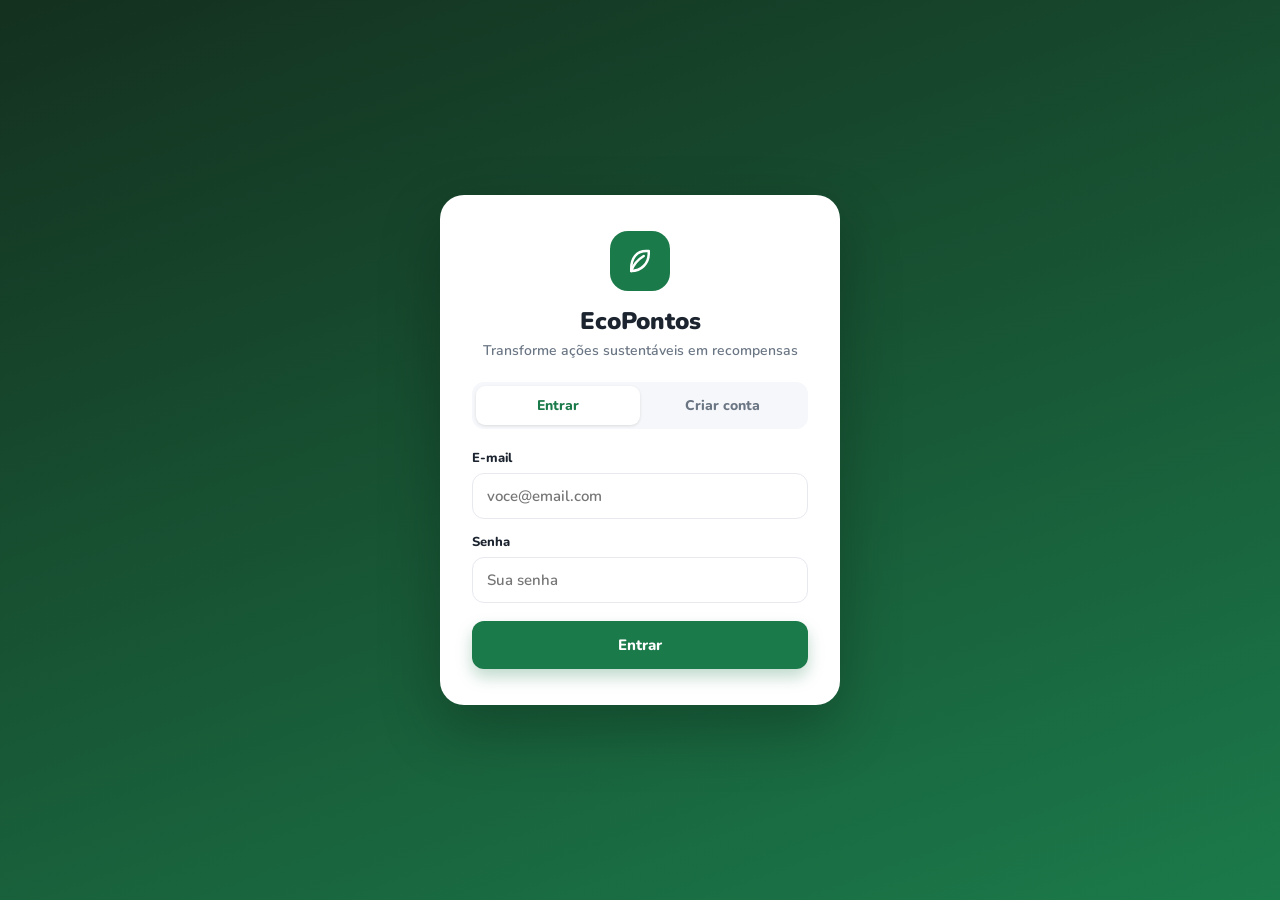
<file: src/main/resources/static/index.html>
<!DOCTYPE html>
<html lang="pt-BR">
<head>
  <meta charset="UTF-8">
  <meta name="viewport" content="width=device-width, initial-scale=1">
  <title>EcoPontos — Entrar</title>
  <link rel="preconnect" href="https://fonts.googleapis.com">
  <link rel="preconnect" href="https://fonts.gstatic.com" crossorigin>
  <link href="https://fonts.googleapis.com/css2?family=Nunito:wght@600;700;800;900&display=swap" rel="stylesheet">
  <link rel="stylesheet" href="css/style.css">
</head>
<body class="auth-page">
  <main class="auth-card">
    <div class="logo">
      <svg viewBox="0 0 24 24" width="30" height="30" fill="none" stroke="#fff" stroke-width="2" stroke-linecap="round" stroke-linejoin="round"><path d="M5 20c8 0 14-6 14-14V4h-2C9 4 5 10 5 18v2Z"/><path d="M5 20c2-6 5-9 10-12"/></svg>
    </div>
    <h1>EcoPontos</h1>
    <p class="sub">Transforme ações sustentáveis em recompensas</p>

    <div class="tabs">
      <button type="button" class="tab active" id="tab-login">Entrar</button>
      <button type="button" class="tab" id="tab-register">Criar conta</button>
    </div>

    <div id="msg" class="msg" role="alert"></div>

    <form id="form-login">
      <label for="login-email">E-mail</label>
      <input id="login-email" type="email" autocomplete="email" required placeholder="voce@email.com">
      <label for="login-password">Senha</label>
      <input id="login-password" type="password" autocomplete="current-password" required placeholder="Sua senha">
      <button type="submit" class="btn">Entrar</button>
    </form>

    <form id="form-register" class="hidden">
      <label for="reg-name">Nome</label>
      <input id="reg-name" type="text" autocomplete="name" required placeholder="Seu nome">
      <label for="reg-email">E-mail</label>
      <input id="reg-email" type="email" autocomplete="email" required placeholder="voce@email.com">
      <label for="reg-password">Senha</label>
      <input id="reg-password" type="password" autocomplete="new-password" required placeholder="Crie uma senha">
      <label for="reg-password2">Confirmar senha</label>
      <input id="reg-password2" type="password" autocomplete="new-password" required placeholder="Repita a senha">
      <button type="submit" class="btn">Criar conta</button>
    </form>
  </main>

  <script src="js/api.js"></script>
  <script src="js/auth.js"></script>
</body>
</html>
</file>
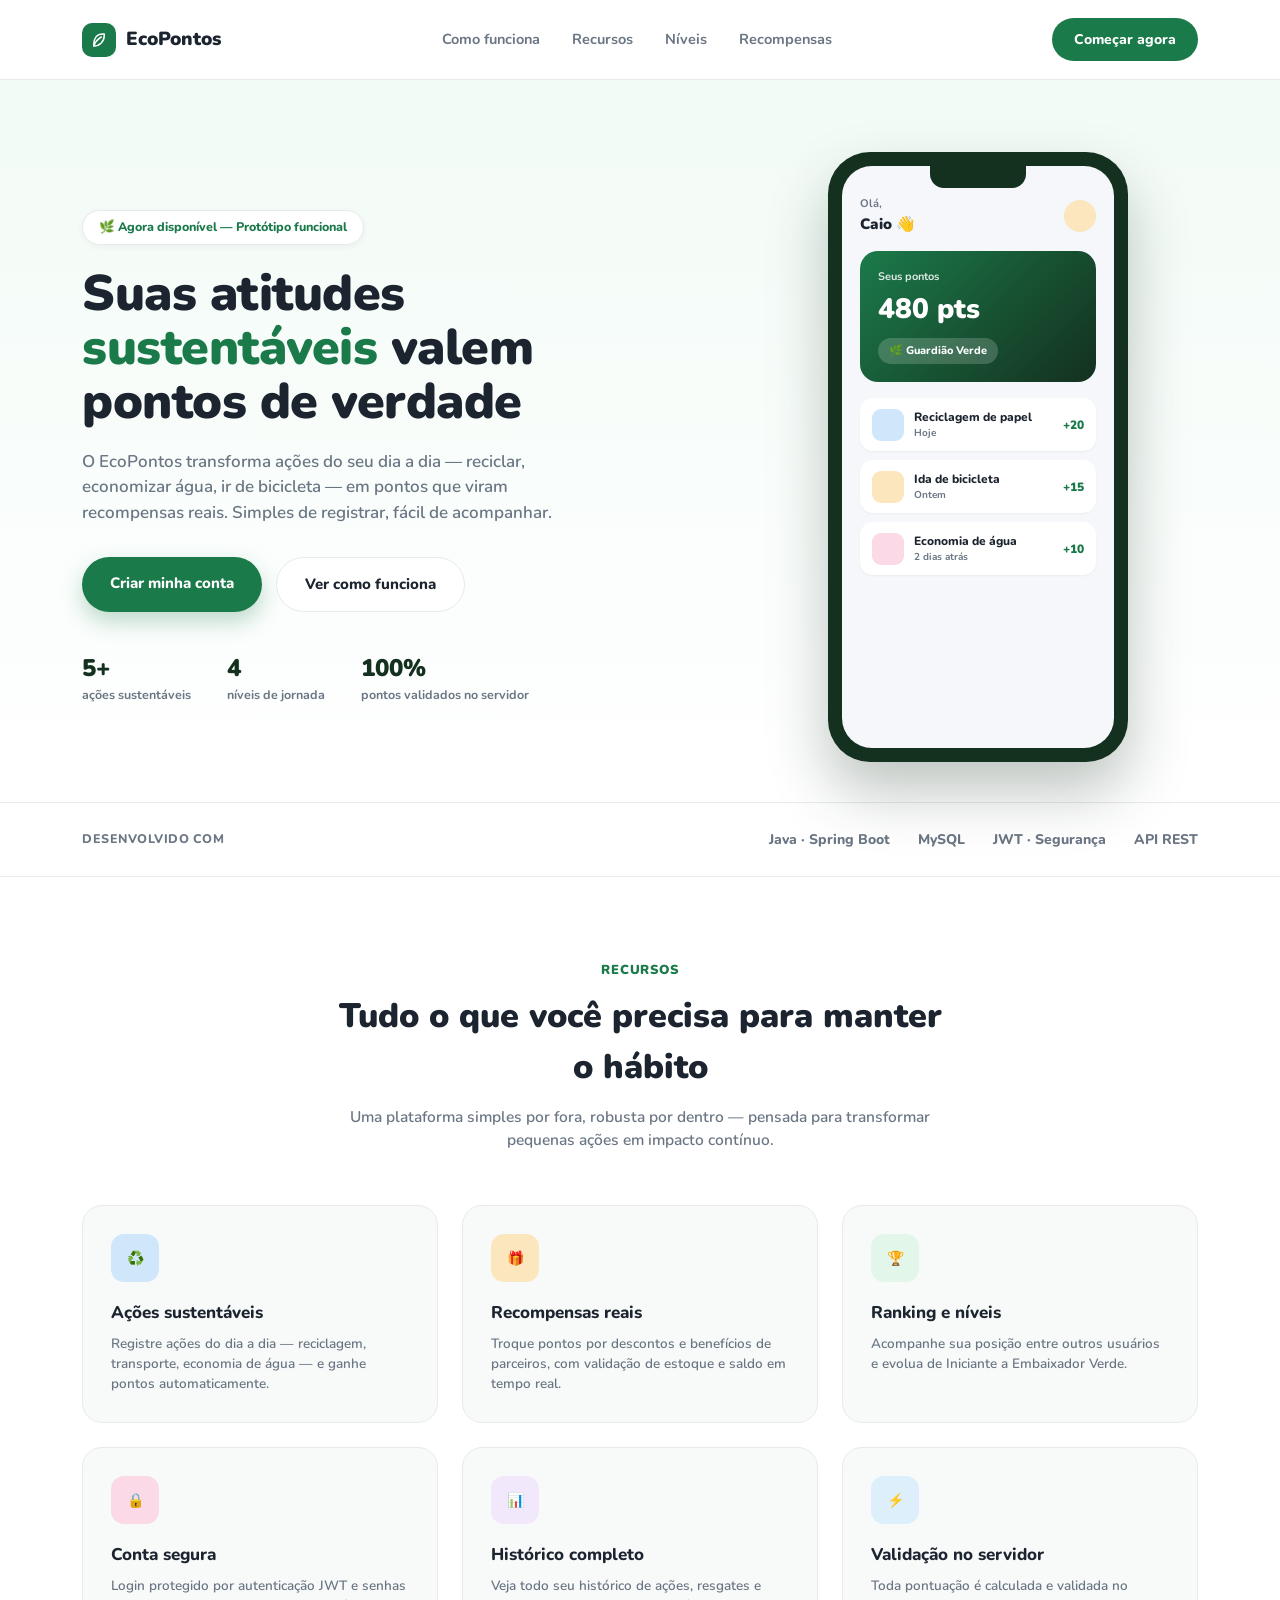
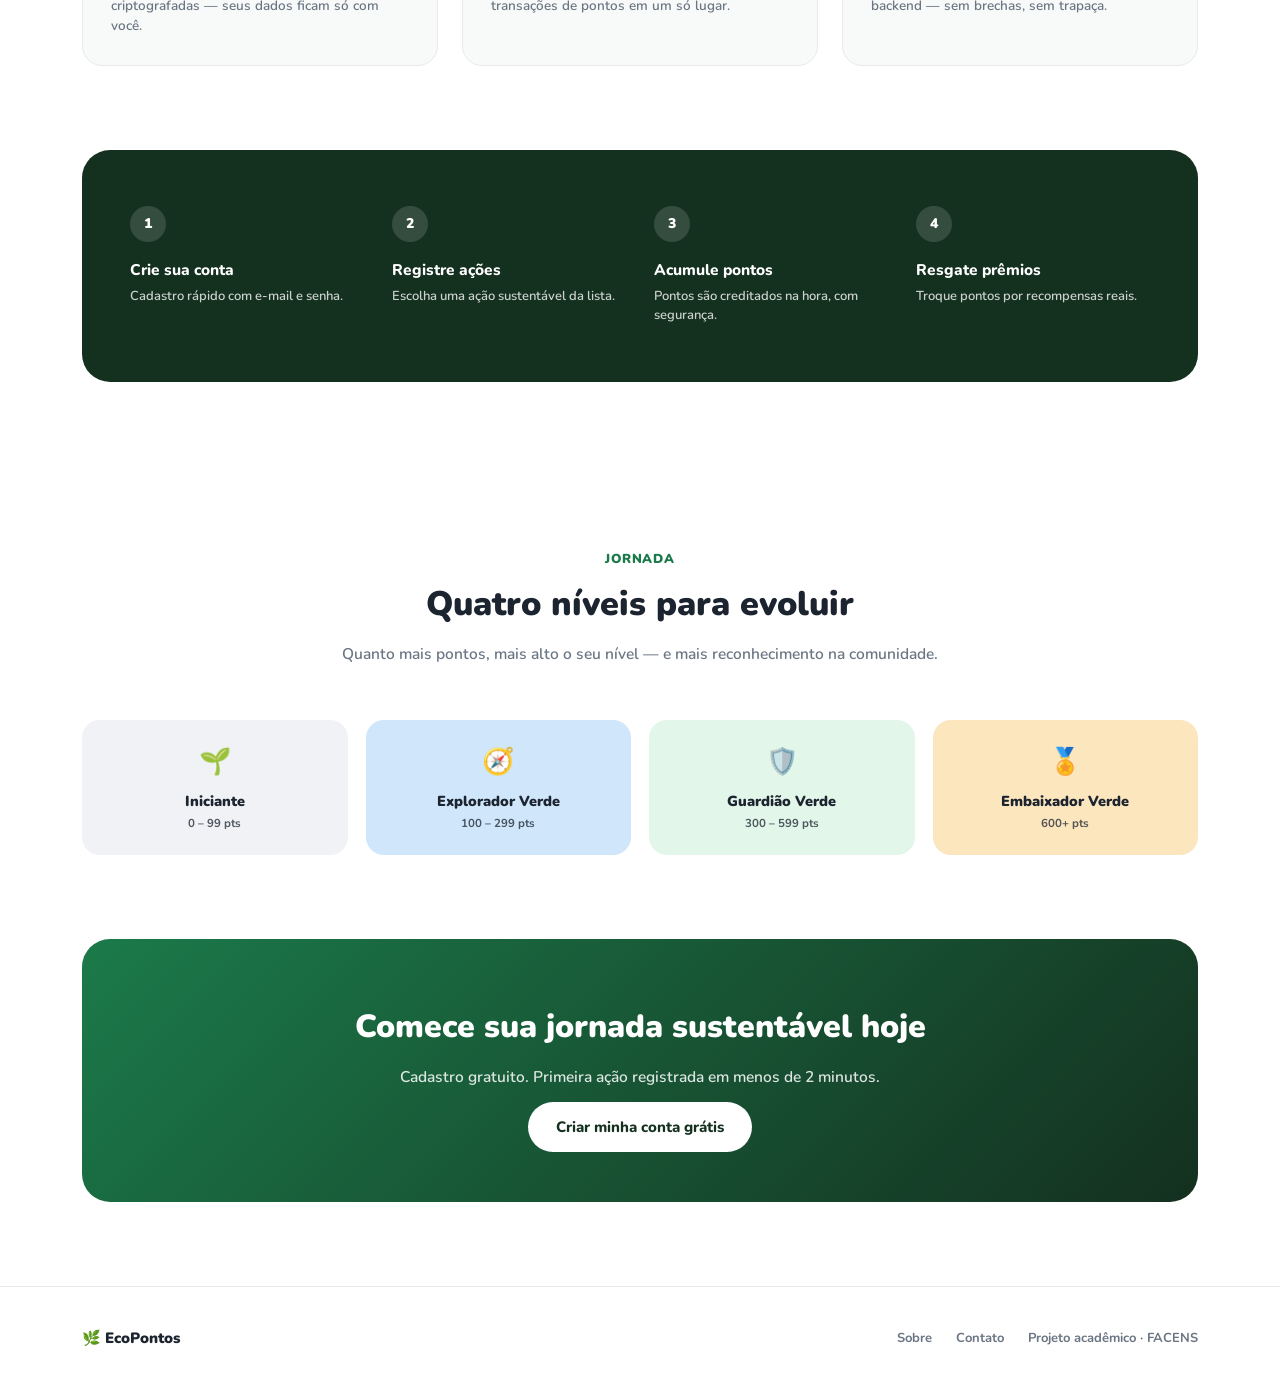
<file: EcoPontos — Transforme ações sustentáveis em recompensas reais.html>
<!doctype html><html><head><meta charset=utf8><meta name=viewport content="width=device-width,initial-scale=1"><style>:root{color-scheme:light}body{margin:0;padding:0;font:14px -apple-system,BlinkMacSystemFont,sans-serif;background:#faf9f5;color:#141413}img{max-width:100%}[hidden]:not([hidden=until-found i]){display:none!important}</style></head><body>
<!DOCTYPE html>
<html lang="pt-BR">
<head>
<meta charset="UTF-8">
<meta name="viewport" content="width=device-width, initial-scale=1.0">
<title>EcoPontos — Transforme ações sustentáveis em recompensas reais</title>
<link rel="preconnect" href="https://fonts.googleapis.com">
<link rel="preconnect" href="https://fonts.gstatic.com" crossorigin>
<link href="https://fonts.googleapis.com/css2?family=Nunito:wght@500;600;700;800;900&display=swap" rel="stylesheet">
<style>
  :root{
    --forest-900:#14301F;
    --forest-700:#1B7A4A;
    --forest-500:#2E9E63;
    --ink:#1C2430;
    --ink-soft:#6B7684;
    --bg:#F6F7FA;
    --line:#E7E9EF;
    --amber:#F2A93B;
    --amber-bg:#FCE6BE;
    --rose-bg:#FBD9E6;
    --blue-bg:#CFE6FB;
  }
  *{box-sizing:border-box; margin:0; padding:0;}
  body{font-family:'Nunito', sans-serif; color:var(--ink); background:#fff; line-height:1.5;}
  img,svg{display:block;}
  a{text-decoration:none; color:inherit;}
  .wrap{max-width:1180px; margin:0 auto; padding:0 32px;}

  /* NAV */
  header{position:sticky; top:0; background:rgba(255,255,255,0.92); backdrop-filter:blur(8px); border-bottom:1px solid var(--line); z-index:50;}
  nav{display:flex; align-items:center; justify-content:space-between; padding:18px 32px; max-width:1180px; margin:0 auto;}
  .brand{display:flex; align-items:center; gap:10px; font-weight:900; font-size:19px;}
  .brand .ic{width:34px;height:34px;border-radius:10px;background:var(--forest-700);display:flex;align-items:center;justify-content:center;}
  .navlinks{display:flex; gap:32px; font-weight:700; font-size:14.5px; color:var(--ink-soft);}
  .nav-cta{background:var(--forest-700); color:#fff; padding:11px 22px; border-radius:100px; font-weight:800; font-size:14px;}

  /* HERO */
  .hero{background:linear-gradient(180deg,#F2FBF6 0%, #fff 100%); padding:72px 0 40px;}
  .hero-grid{display:grid; grid-template-columns:1fr 440px; gap:48px; align-items:center;}
  .pill{display:inline-flex; align-items:center; gap:7px; background:#fff; border:1px solid var(--line); padding:7px 16px; border-radius:100px; font-weight:800; font-size:12.5px; color:var(--forest-700); margin-bottom:22px; box-shadow:0 2px 6px rgba(20,30,20,0.05);}
  h1{font-size:50px; font-weight:900; line-height:1.08; letter-spacing:-0.01em; margin-bottom:20px;}
  h1 .accent{color:var(--forest-700);}
  .hero p.lead{font-size:17px; color:var(--ink-soft); font-weight:600; max-width:480px; margin-bottom:32px;}
  .hero-ctas{display:flex; gap:14px; margin-bottom:38px;}
  .btn-primary{background:var(--forest-700); color:#fff; padding:15px 28px; border-radius:100px; font-weight:800; font-size:15px; box-shadow:0 10px 22px rgba(27,122,74,0.28);}
  .btn-ghost{background:#fff; border:1.5px solid var(--line); color:var(--ink); padding:15px 28px; border-radius:100px; font-weight:800; font-size:15px;}
  .stat-row{display:flex; gap:36px;}
  .stat .n{font-size:24px; font-weight:900; color:var(--forest-900);}
  .stat .s{font-size:12.5px; color:var(--ink-soft); font-weight:700;}

  .phone{width:300px; height:610px; margin:0 auto; background:var(--forest-900); border-radius:42px; padding:14px; box-shadow:0 30px 60px rgba(20,48,31,0.28); position:relative;}
  .phone .notch{position:absolute; top:14px; left:50%; transform:translateX(-50%); width:96px; height:22px; background:var(--forest-900); border-radius:0 0 14px 14px; z-index:3;}
  .phone .screen{width:100%; height:100%; background:var(--bg); border-radius:30px; overflow:hidden; padding:30px 18px 16px;}
  .ph-top{display:flex; justify-content:space-between; align-items:center; margin-bottom:16px;}
  .ph-hello .a{font-size:11px; color:var(--ink-soft); font-weight:700;}
  .ph-hello .b{font-size:15px; font-weight:900;}
  .ph-av{width:32px;height:32px;border-radius:50%;background:var(--amber-bg);}
  .ph-card{background:linear-gradient(135deg,var(--forest-700),var(--forest-900)); border-radius:18px; padding:18px; color:#fff; margin-bottom:16px;}
  .ph-card .l{font-size:11px; font-weight:700; opacity:.85;}
  .ph-card .n{font-size:28px; font-weight:900; margin:2px 0 8px;}
  .ph-card .b{display:inline-block; background:rgba(255,255,255,.18); padding:5px 11px; border-radius:100px; font-size:11px; font-weight:800;}
  .ph-row{display:flex; align-items:center; gap:10px; background:#fff; border-radius:13px; padding:10px 12px; margin-bottom:9px; box-shadow:0 1px 2px rgba(20,30,20,0.05);}
  .ph-ic{width:32px;height:32px;border-radius:9px; flex-shrink:0;}
  .ph-t{flex:1; font-size:12px; font-weight:800;}
  .ph-t .s{font-size:10px; color:var(--ink-soft); font-weight:700;}
  .ph-pts{font-size:12px; font-weight:900; color:var(--forest-700);}

  /* LOGOS / trust */
  .trust{padding:26px 0; border-top:1px solid var(--line); border-bottom:1px solid var(--line);}
  .trust .wrap{display:flex; align-items:center; justify-content:space-between; flex-wrap:wrap; gap:14px;}
  .trust-label{font-size:12.5px; font-weight:800; color:var(--ink-soft); text-transform:uppercase; letter-spacing:.04em;}
  .trust-items{display:flex; gap:28px; font-weight:800; color:var(--ink-soft); font-size:14px;}

  /* FEATURES */
  .section{padding:84px 0;}
  .section-head{max-width:620px; margin:0 auto 54px; text-align:center;}
  .eyebrow{color:var(--forest-700); font-weight:900; font-size:13px; text-transform:uppercase; letter-spacing:.06em; margin-bottom:10px;}
  .section-head h2{font-size:34px; font-weight:900; margin-bottom:12px;}
  .section-head p{color:var(--ink-soft); font-size:15.5px; font-weight:600;}

  .feat-grid{display:grid; grid-template-columns:repeat(3,1fr); gap:24px;}
  .feat-card{background:#F8FAF9; border:1px solid var(--line); border-radius:20px; padding:28px;}
  .feat-ic{width:48px;height:48px;border-radius:13px; display:flex; align-items:center; justify-content:center; margin-bottom:18px;}
  .feat-card h3{font-size:17px; font-weight:800; margin-bottom:8px;}
  .feat-card p{font-size:13.5px; color:var(--ink-soft); font-weight:600; line-height:1.5;}

  /* STEPS */
  .steps{background:var(--forest-900); color:#fff; border-radius:28px; padding:56px 48px; display:grid; grid-template-columns:repeat(4,1fr); gap:28px;}
  .step .num{width:36px;height:36px;border-radius:50%;background:rgba(255,255,255,0.14); display:flex;align-items:center;justify-content:center; font-weight:900; margin-bottom:16px;}
  .step h4{font-size:15.5px; font-weight:800; margin-bottom:6px;}
  .step p{font-size:13px; opacity:.78; font-weight:600;}

  /* LEVELS */
  .levels{display:grid; grid-template-columns:repeat(4,1fr); gap:18px;}
  .level-card{border-radius:18px; padding:22px; text-align:center;}
  .level-card .ic{font-size:26px; margin-bottom:10px;}
  .level-card .t{font-weight:900; font-size:14.5px; margin-bottom:3px;}
  .level-card .s{font-size:11.5px; font-weight:700; opacity:.75;}

  /* CTA */
  .cta{background:linear-gradient(135deg,var(--forest-700),var(--forest-900)); border-radius:28px; padding:64px 48px; text-align:center; color:#fff;}
  .cta h2{font-size:32px; font-weight:900; margin-bottom:14px;}
  .cta p{opacity:.85; font-weight:600; margin-bottom:28px; font-size:15.5px;}
  .cta .btn-primary{background:#fff; color:var(--forest-900); box-shadow:none;}

  footer{padding:40px 0; border-top:1px solid var(--line); display:flex; justify-content:space-between; align-items:center;}
  footer .brand{font-size:15px;}
  footer .fl{display:flex; gap:24px; font-size:13px; color:var(--ink-soft); font-weight:700;}
</style>
</head>
<body>

<header>
  <nav>
    <div class="brand"><span class="ic"><svg viewBox="0 0 24 24" width="18" height="18" fill="none" stroke="#fff" stroke-width="2" stroke-linecap="round" stroke-linejoin="round"><path d="M5 20c8 0 14-6 14-14V4h-2C9 4 5 10 5 18v2Z"/><path d="M5 20c2-6 5-9 10-12"/></svg></span>EcoPontos</div>
    <div class="navlinks">
      <a>Como funciona</a><a>Recursos</a><a>Níveis</a><a>Recompensas</a>
    </div>
    <a class="nav-cta">Começar agora</a>
  </nav>
</header>

<section class="hero">
  <div class="wrap hero-grid">
    <div>
      <div class="pill">🌿 Agora disponível — Protótipo funcional</div>
      <h1>Suas atitudes <span class="accent">sustentáveis</span> valem pontos de verdade</h1>
      <p class="lead">O EcoPontos transforma ações do seu dia a dia — reciclar, economizar água, ir de bicicleta — em pontos que viram recompensas reais. Simples de registrar, fácil de acompanhar.</p>
      <div class="hero-ctas">
        <a class="btn-primary">Criar minha conta</a>
        <a class="btn-ghost">Ver como funciona</a>
      </div>
      <div class="stat-row">
        <div class="stat"><div class="n">5+</div><div class="s">ações sustentáveis</div></div>
        <div class="stat"><div class="n">4</div><div class="s">níveis de jornada</div></div>
        <div class="stat"><div class="n">100%</div><div class="s">pontos validados no servidor</div></div>
      </div>
    </div>
    <div class="phone">
      <div class="notch"></div>
      <div class="screen">
        <div class="ph-top">
          <div class="ph-hello"><div class="a">Olá,</div><div class="b">Caio 👋</div></div>
          <div class="ph-av"></div>
        </div>
        <div class="ph-card">
          <div class="l">Seus pontos</div>
          <div class="n">480 pts</div>
          <div class="b">🌿 Guardião Verde</div>
        </div>
        <div class="ph-row"><div class="ph-ic" style="background:var(--blue-bg);"></div><div class="ph-t">Reciclagem de papel<div class="s">Hoje</div></div><div class="ph-pts">+20</div></div>
        <div class="ph-row"><div class="ph-ic" style="background:var(--amber-bg);"></div><div class="ph-t">Ida de bicicleta<div class="s">Ontem</div></div><div class="ph-pts">+15</div></div>
        <div class="ph-row"><div class="ph-ic" style="background:var(--rose-bg);"></div><div class="ph-t">Economia de água<div class="s">2 dias atrás</div></div><div class="ph-pts">+10</div></div>
      </div>
    </div>
  </div>
</section>

<div class="trust">
  <div class="wrap">
    <span class="trust-label">Desenvolvido com</span>
    <div class="trust-items"><span>Java · Spring Boot</span><span>MySQL</span><span>JWT · Segurança</span><span>API REST</span></div>
  </div>
</div>

<section class="section">
  <div class="wrap">
    <div class="section-head">
      <div class="eyebrow">Recursos</div>
      <h2>Tudo o que você precisa para manter o hábito</h2>
      <p>Uma plataforma simples por fora, robusta por dentro — pensada para transformar pequenas ações em impacto contínuo.</p>
    </div>
    <div class="feat-grid">
      <div class="feat-card">
        <div class="feat-ic" style="background:var(--blue-bg);">♻️</div>
        <h3>Ações sustentáveis</h3>
        <p>Registre ações do dia a dia — reciclagem, transporte, economia de água — e ganhe pontos automaticamente.</p>
      </div>
      <div class="feat-card">
        <div class="feat-ic" style="background:var(--amber-bg);">🎁</div>
        <h3>Recompensas reais</h3>
        <p>Troque pontos por descontos e benefícios de parceiros, com validação de estoque e saldo em tempo real.</p>
      </div>
      <div class="feat-card">
        <div class="feat-ic" style="background:#E3F6EA;">🏆</div>
        <h3>Ranking e níveis</h3>
        <p>Acompanhe sua posição entre outros usuários e evolua de Iniciante a Embaixador Verde.</p>
      </div>
      <div class="feat-card">
        <div class="feat-ic" style="background:var(--rose-bg);">🔒</div>
        <h3>Conta segura</h3>
        <p>Login protegido por autenticação JWT e senhas criptografadas — seus dados ficam só com você.</p>
      </div>
      <div class="feat-card">
        <div class="feat-ic" style="background:#F1E8FB;">📊</div>
        <h3>Histórico completo</h3>
        <p>Veja todo seu histórico de ações, resgates e transações de pontos em um só lugar.</p>
      </div>
      <div class="feat-card">
        <div class="feat-ic" style="background:#DCEFFB;">⚡</div>
        <h3>Validação no servidor</h3>
        <p>Toda pontuação é calculada e validada no backend — sem brechas, sem trapaça.</p>
      </div>
    </div>
  </div>
</section>

<section class="section" style="padding-top:0;">
  <div class="wrap">
    <div class="steps">
      <div class="step"><div class="num">1</div><h4>Crie sua conta</h4><p>Cadastro rápido com e-mail e senha.</p></div>
      <div class="step"><div class="num">2</div><h4>Registre ações</h4><p>Escolha uma ação sustentável da lista.</p></div>
      <div class="step"><div class="num">3</div><h4>Acumule pontos</h4><p>Pontos são creditados na hora, com segurança.</p></div>
      <div class="step"><div class="num">4</div><h4>Resgate prêmios</h4><p>Troque pontos por recompensas reais.</p></div>
    </div>
  </div>
</section>

<section class="section">
  <div class="wrap">
    <div class="section-head">
      <div class="eyebrow">Jornada</div>
      <h2>Quatro níveis para evoluir</h2>
      <p>Quanto mais pontos, mais alto o seu nível — e mais reconhecimento na comunidade.</p>
    </div>
    <div class="levels">
      <div class="level-card" style="background:#F1F2F5;"><div class="ic">🌱</div><div class="t">Iniciante</div><div class="s">0 – 99 pts</div></div>
      <div class="level-card" style="background:var(--blue-bg);"><div class="ic">🧭</div><div class="t">Explorador Verde</div><div class="s">100 – 299 pts</div></div>
      <div class="level-card" style="background:#E3F6EA;"><div class="ic">🛡️</div><div class="t">Guardião Verde</div><div class="s">300 – 599 pts</div></div>
      <div class="level-card" style="background:var(--amber-bg);"><div class="ic">🏅</div><div class="t">Embaixador Verde</div><div class="s">600+ pts</div></div>
    </div>
  </div>
</section>

<section class="section" style="padding-top:0;">
  <div class="wrap">
    <div class="cta">
      <h2>Comece sua jornada sustentável hoje</h2>
      <p>Cadastro gratuito. Primeira ação registrada em menos de 2 minutos.</p>
      <a class="btn-primary">Criar minha conta grátis</a>
    </div>
  </div>
</section>

<footer>
  <div class="wrap" style="display:flex; justify-content:space-between; align-items:center; width:100%;">
    <div class="brand">🌿 EcoPontos</div>
    <div class="fl"><a>Sobre</a><a>Contato</a><a>Projeto acadêmico · FACENS</a></div>
  </div>
</footer>

</body>
</html>

</body></html>
</file>
<file: src/main/resources/static/css/style.css>
/* EcoPontos - estilos compartilhados (login e app) */
:root{
  --forest-900:#14301F; --forest-700:#1B7A4A; --forest-100:#E3F6EA;
  --amber:#F2A93B; --ink:#1C2430; --ink-soft:#6B7684;
  --bg:#F6F7FA; --line:#E7E9EF; --danger:#C0392B; --danger-bg:#FDECEA;
}
*{box-sizing:border-box;}
body{margin:0; font-family:'Nunito',system-ui,sans-serif; background:var(--bg); color:var(--ink); min-height:100vh;}

/* ---------- Tela de login ---------- */
.auth-page{display:flex; align-items:center; justify-content:center; padding:24px; min-height:100vh;
  background:linear-gradient(160deg,var(--forest-900) 0%,var(--forest-700) 100%);}
.auth-card{background:#fff; width:100%; max-width:400px; border-radius:24px; padding:36px 32px;
  box-shadow:0 24px 60px rgba(0,0,0,.25);}
.logo{width:60px; height:60px; border-radius:18px; background:var(--forest-700); display:flex;
  align-items:center; justify-content:center; margin:0 auto 14px;}
.auth-card h1{font-size:24px; font-weight:900; text-align:center; margin:0 0 4px;}
.auth-card .sub{font-size:14px; color:var(--ink-soft); text-align:center; margin:0 0 22px; font-weight:600;}

.tabs{display:flex; background:var(--bg); border-radius:12px; padding:4px; margin-bottom:20px;}
.tab{flex:1; border:none; background:transparent; font:inherit; font-weight:800; font-size:14px;
  padding:10px; border-radius:9px; color:var(--ink-soft); cursor:pointer;}
.tab.active{background:#fff; color:var(--forest-700); box-shadow:0 1px 3px rgba(20,30,20,.12);}

label{display:block; font-size:13px; font-weight:800; margin:0 0 6px;}
input{width:100%; font:inherit; font-size:15px; font-weight:600; padding:12px 14px; margin-bottom:14px;
  border:1.5px solid var(--line); border-radius:12px; background:#fff; color:var(--ink);}
input:focus{outline:none; border-color:var(--forest-700); box-shadow:0 0 0 3px rgba(27,122,74,.15);}

.btn{width:100%; border:none; font:inherit; font-weight:800; font-size:15px; padding:14px; border-radius:12px;
  background:var(--forest-700); color:#fff; cursor:pointer; margin-top:4px;
  box-shadow:0 8px 16px rgba(27,122,74,.28);}
.btn:hover{background:#166a3f;}
.btn:disabled{opacity:.6; cursor:wait;}
.btn.ghost{background:transparent; color:var(--forest-700); box-shadow:none; border:1.5px solid var(--forest-700);}

.msg{display:none; font-size:13.5px; font-weight:700; padding:11px 14px; border-radius:10px; margin-bottom:14px;}
.msg.error{display:block; background:var(--danger-bg); color:var(--danger);}
.msg.ok{display:block; background:var(--forest-100); color:var(--forest-700);}
.hidden{display:none !important;}

/* ---------- App (pós-login) ---------- */
.app-top{background:var(--forest-900); color:#fff; padding:16px 24px; display:flex; align-items:center; justify-content:space-between;}
.app-top .brand{font-weight:900; font-size:18px;}
.app-top .btn.ghost{width:auto; padding:8px 16px; font-size:13px; margin:0; border-color:#fff; color:#fff;}
.app-main{max-width:720px; margin:0 auto; padding:24px;}
.points-card{background:linear-gradient(135deg,var(--forest-700),var(--forest-900)); color:#fff; border-radius:20px; padding:24px; margin-bottom:20px;}
.points-card .lbl{font-size:13px; font-weight:700; opacity:.85;}
.points-card .num{font-size:40px; font-weight:900; margin:2px 0;}
.card{background:#fff; border-radius:16px; padding:20px; box-shadow:0 1px 2px rgba(20,30,20,.06);}
</file>
